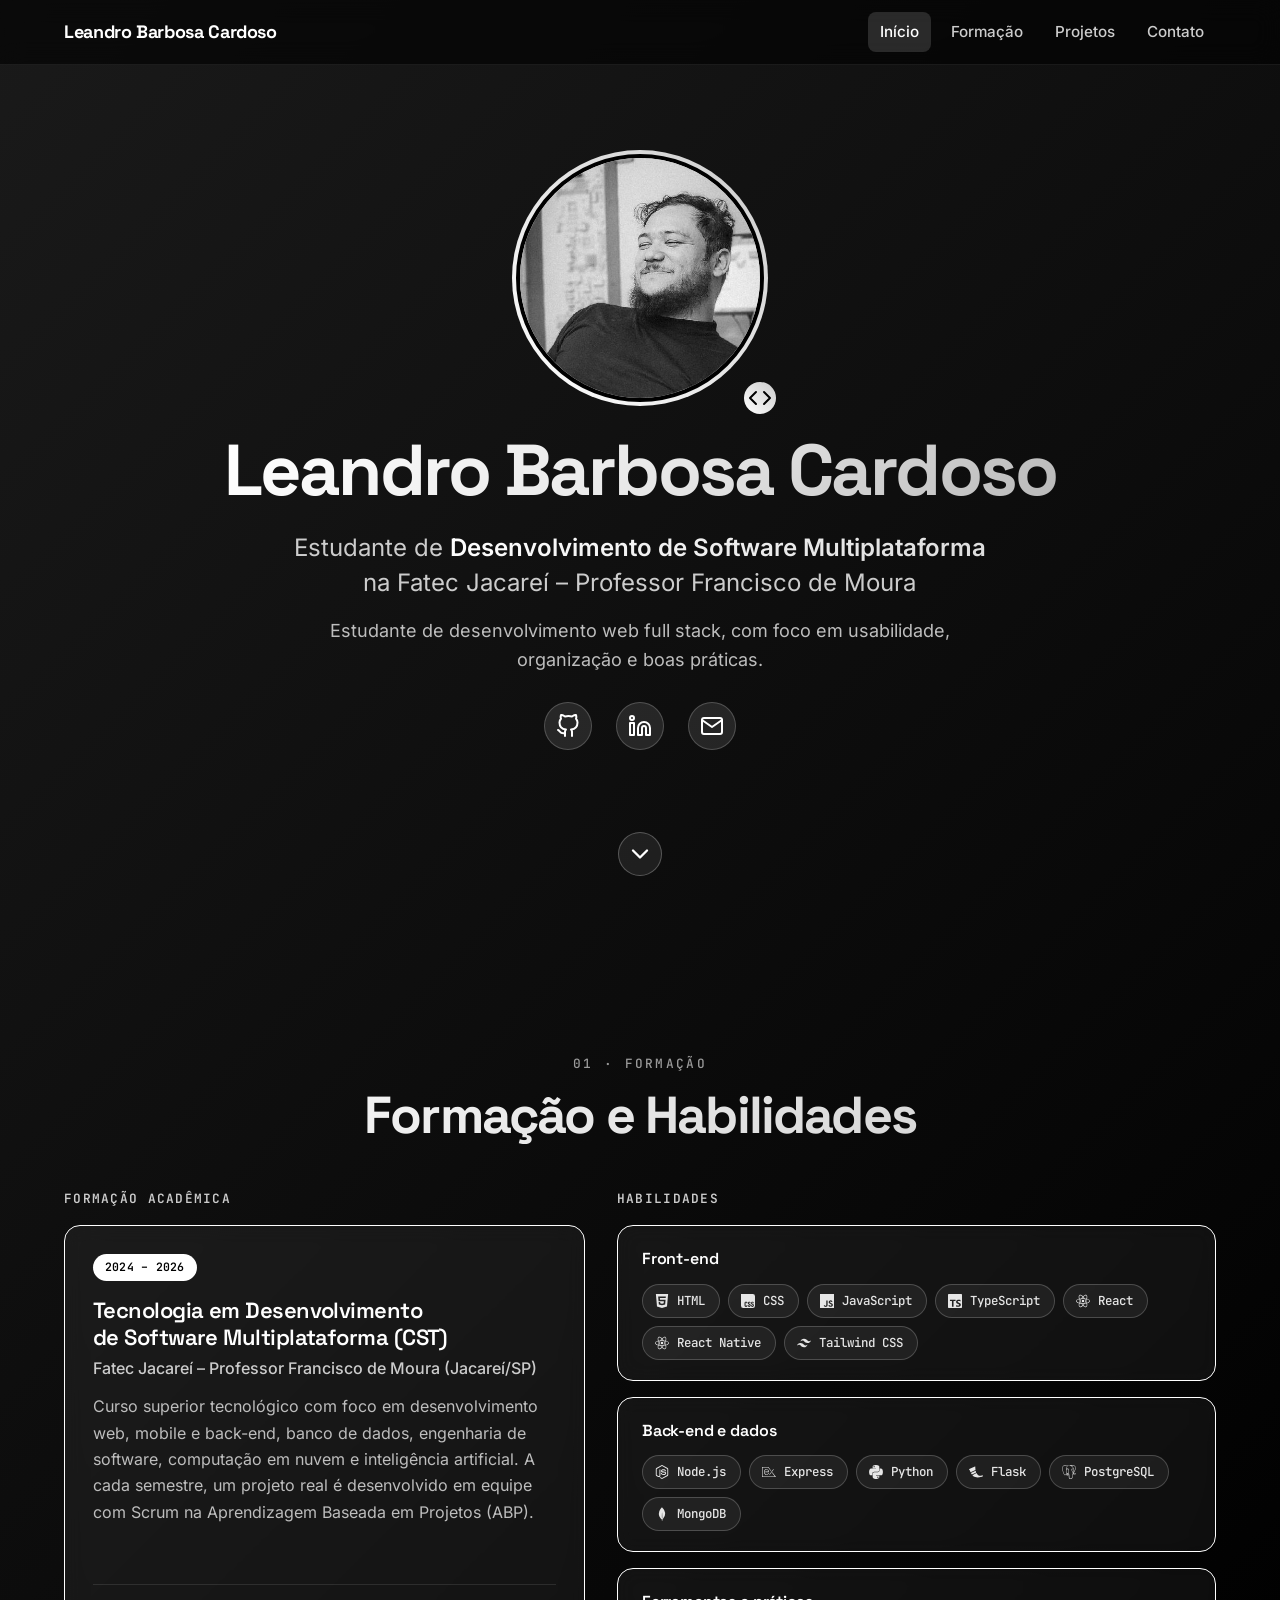
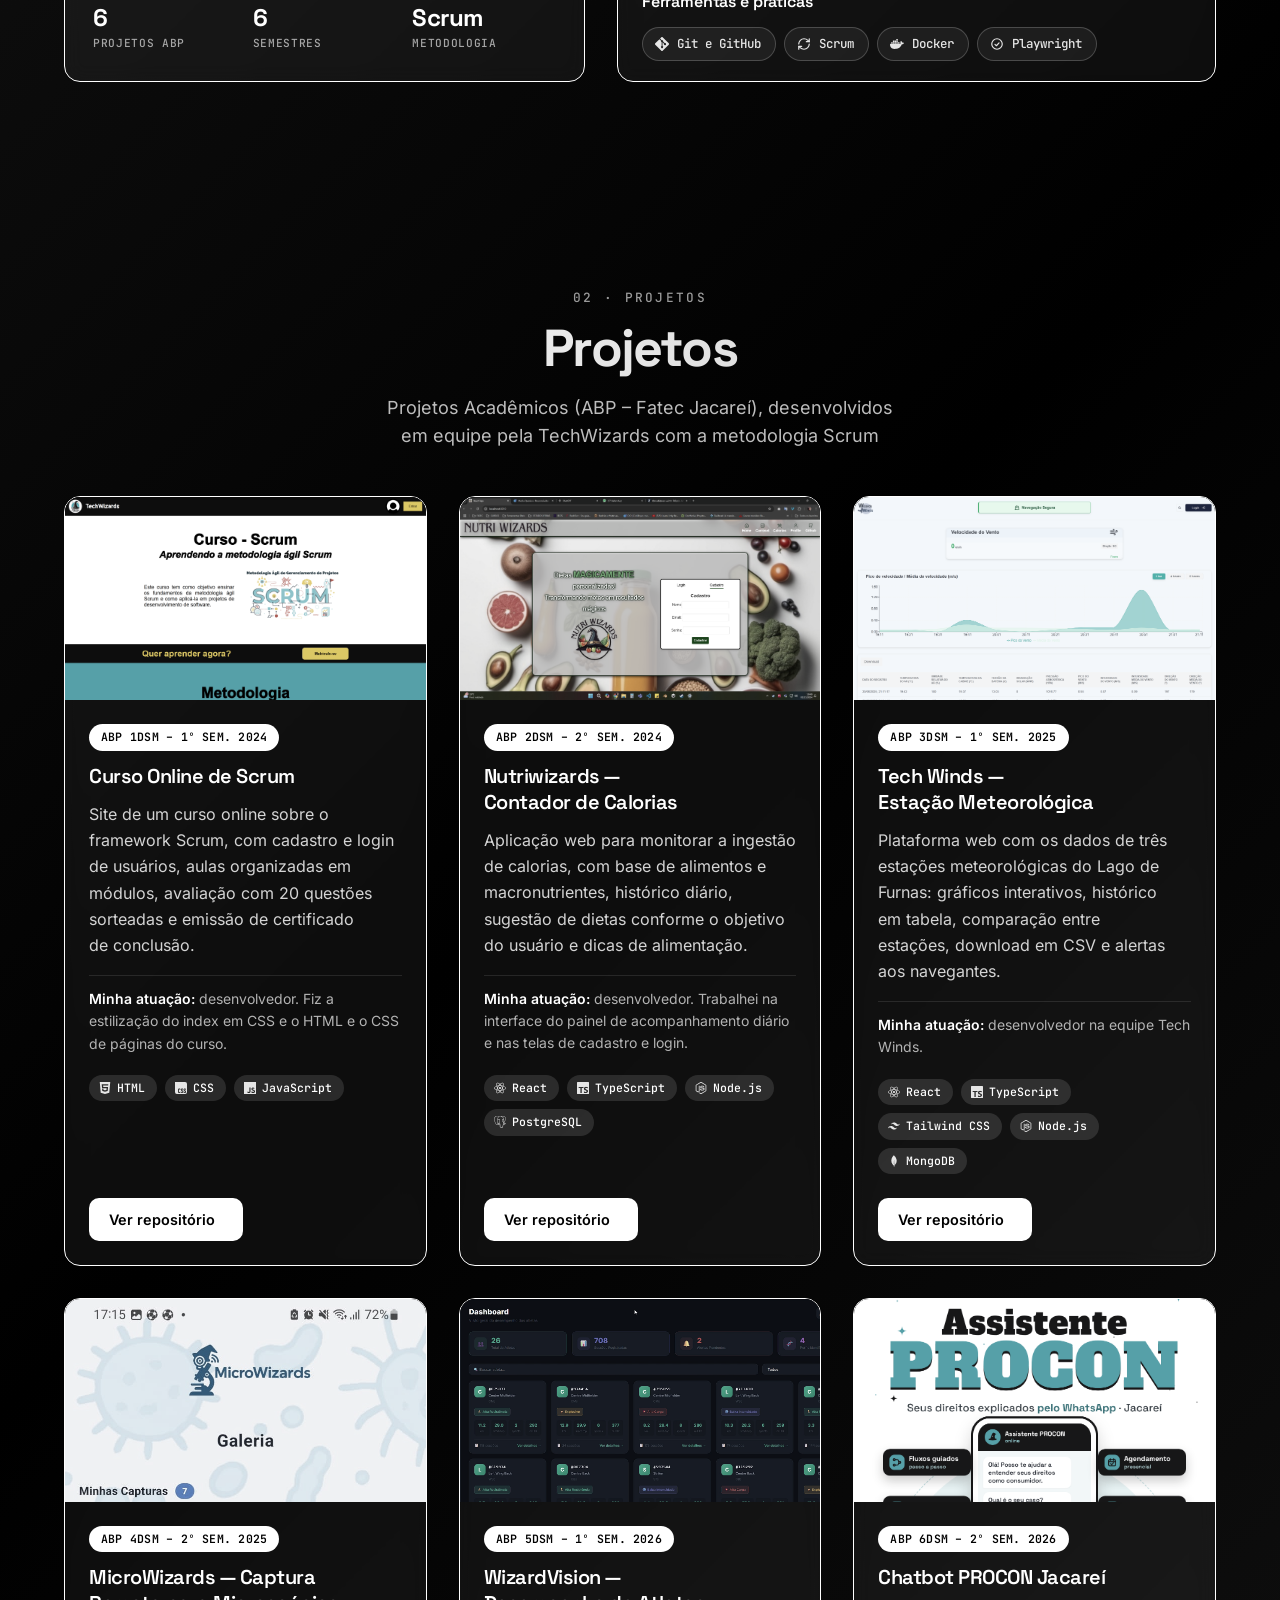
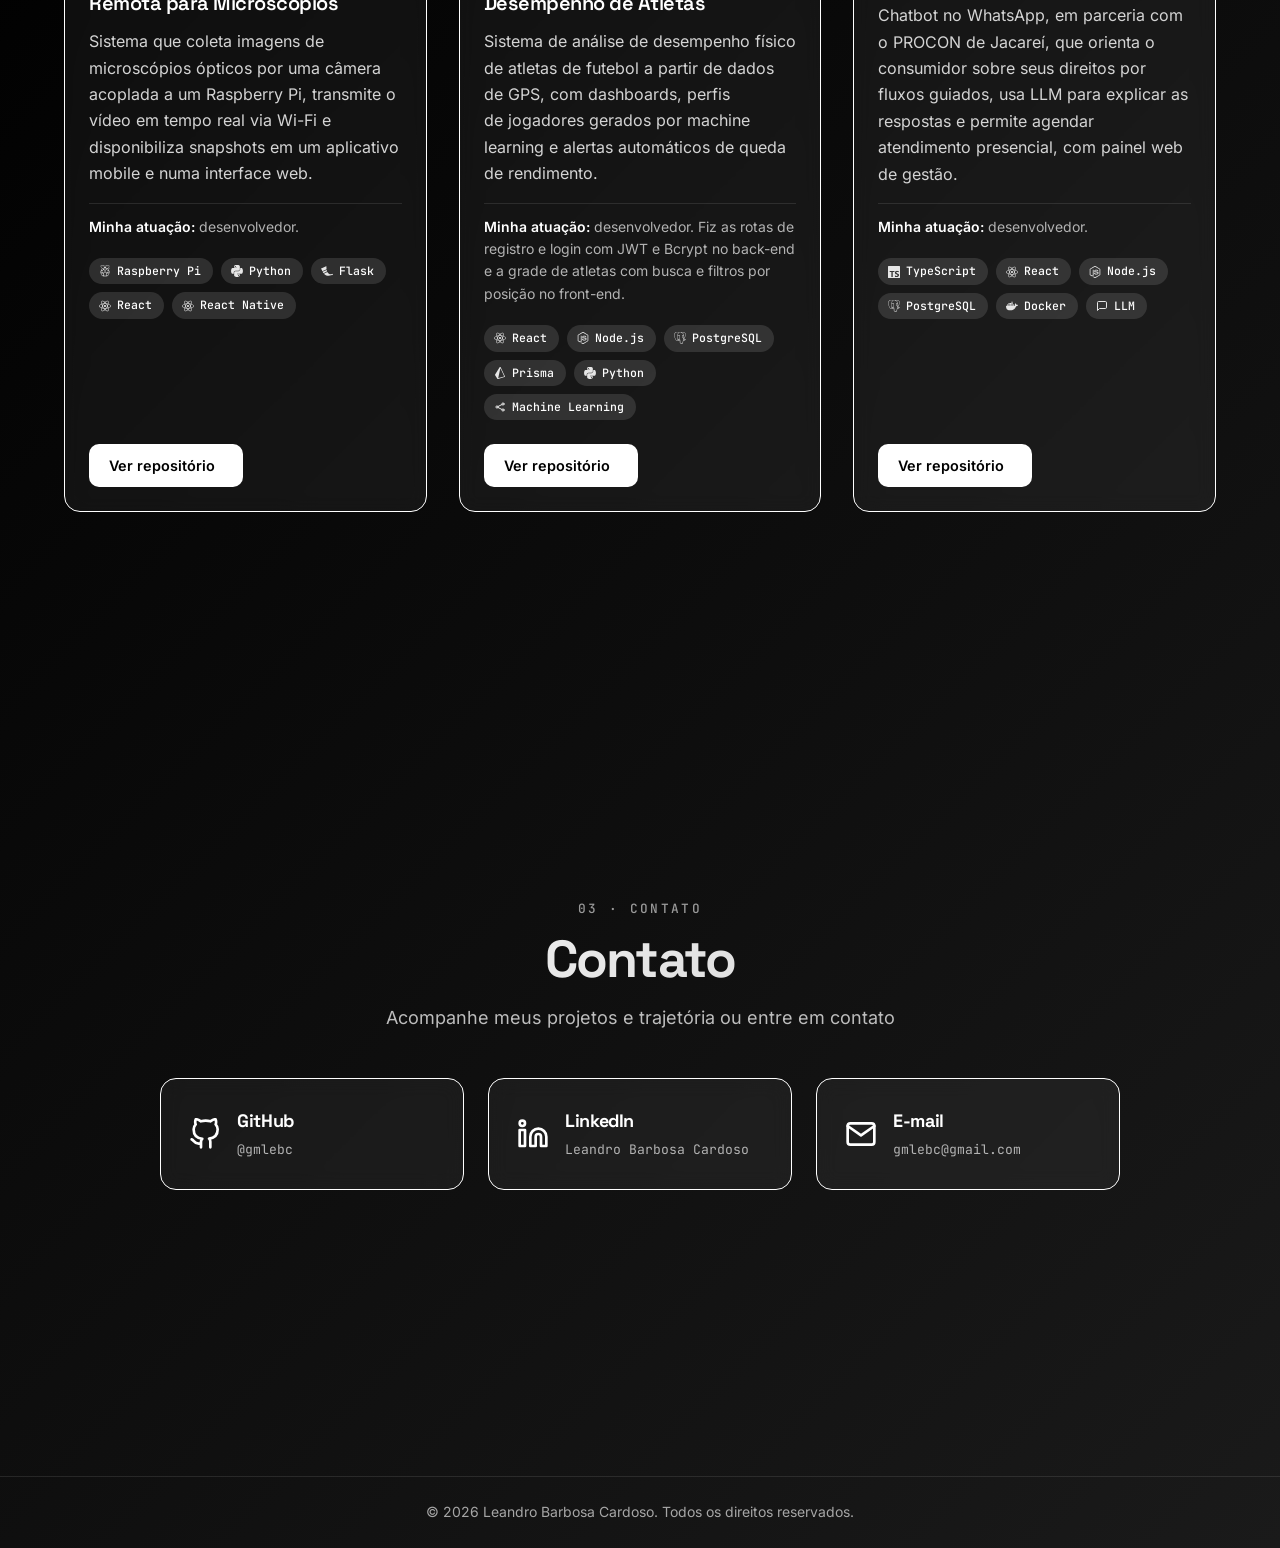
<file: docs/index.html>
<!DOCTYPE html>
<html lang="pt-BR">
  <head>
    <meta charset="UTF-8" />
    <meta name="viewport" content="width=device-width, initial-scale=1.0" />
    <title>Leandro Barbosa Cardoso | Portfólio — Desenvolvedor Full Stack</title>
    <meta
      name="description"
      content="Portfólio de Leandro Barbosa Cardoso, estudante de Desenvolvimento de Software Multiplataforma na Fatec Jacareí. Projetos acadêmicos (ABP) com React, TypeScript, Node.js, Python e PostgreSQL."
    />
    <meta name="author" content="Leandro Barbosa Cardoso" />

    <meta
      property="og:title"
      content="Leandro Barbosa Cardoso | Portfólio — Desenvolvedor Full Stack"
    />
    <meta
      property="og:description"
      content="Portfólio de Leandro Barbosa Cardoso, estudante de Desenvolvimento de Software Multiplataforma na Fatec Jacareí."
    />
    <meta property="og:type" content="website" />
    <meta property="og:image" content="assets/foto-perfil.jpg" />

    <link rel="icon" href="assets/favicon.svg" type="image/svg+xml" />
    <link rel="preload" href="vendor/inter/inter-latin.woff2" as="font" type="font/woff2" crossorigin />
    <link rel="preload" href="vendor/space-grotesk/space-grotesk-latin.woff2" as="font" type="font/woff2" crossorigin />
    <link rel="stylesheet" href="style.css" />
  </head>

  <body>
    <!-- Conjunto de ícones das tecnologias (Simple Icons, CC0) -->
    <svg xmlns="http://www.w3.org/2000/svg" width="0" height="0" style="position:absolute" aria-hidden="true" focusable="false">
      <defs>
        <symbol id="i-check" viewBox="0 0 24 24"><circle cx="12" cy="12" r="9"/><path d="m8.5 12.5 2.5 2.5 4.5-5"/></symbol>
        <symbol id="i-css" viewBox="0 0 24 24"><path d="M0 0v20.16A3.84 3.84 0 0 0 3.84 24h16.32A3.84 3.84 0 0 0 24 20.16V3.84A3.84 3.84 0 0 0 20.16 0Zm14.256 13.08c1.56 0 2.28 1.08 2.304 2.64h-1.608c.024-.288-.048-.6-.144-.84-.096-.192-.288-.264-.552-.264-.456 0-.696.264-.696.84-.024.576.288.888.768 1.08.72.288 1.608.744 1.92 1.296q.432.648.432 1.656c0 1.608-.912 2.592-2.496 2.592-1.656 0-2.4-1.032-2.424-2.688h1.68c0 .792.264 1.176.792 1.176.264 0 .456-.072.552-.24.192-.312.24-1.176-.048-1.512-.312-.408-.912-.6-1.32-.816q-.828-.396-1.224-.936c-.24-.36-.36-.888-.36-1.536 0-1.44.936-2.472 2.424-2.448m5.4 0c1.584 0 2.304 1.08 2.328 2.64h-1.608c0-.288-.048-.6-.168-.84-.096-.192-.264-.264-.528-.264-.48 0-.72.264-.72.84s.288.888.792 1.08c.696.288 1.608.744 1.92 1.296.264.432.408.984.408 1.656.024 1.608-.888 2.592-2.472 2.592-1.68 0-2.424-1.056-2.448-2.688h1.68c0 .744.264 1.176.792 1.176.264 0 .456-.072.552-.24.216-.312.264-1.176-.048-1.512-.288-.408-.888-.6-1.32-.816-.552-.264-.96-.576-1.2-.936s-.36-.888-.36-1.536c-.024-1.44.912-2.472 2.4-2.448m-11.031.018c.711-.006 1.419.198 1.839.63.432.432.672 1.128.648 1.992H9.336c.024-.456-.096-.792-.432-.96-.312-.144-.768-.048-.888.24-.12.264-.192.576-.168.864v3.504c0 .744.264 1.128.768 1.128a.65.65 0 0 0 .552-.264c.168-.24.192-.552.168-.84h1.776c.096 1.632-.984 2.712-2.568 2.688-1.536 0-2.496-.864-2.472-2.472v-4.032c0-.816.24-1.44.696-1.848.432-.408 1.146-.624 1.857-.63"/></symbol>
        <symbol id="i-cycle" viewBox="0 0 24 24"><path d="M3 12a9 9 0 0 1 9-9 9.75 9.75 0 0 1 6.74 2.74L21 8"/><path d="M21 3v5h-5"/><path d="M21 12a9 9 0 0 1-9 9 9.75 9.75 0 0 1-6.74-2.74L3 16"/><path d="M8 16H3v5"/></symbol>
        <symbol id="i-docker" viewBox="0 0 24 24"><path d="M13.983 11.078h2.119a.186.186 0 00.186-.185V9.006a.186.186 0 00-.186-.186h-2.119a.185.185 0 00-.185.185v1.888c0 .102.083.185.185.185m-2.954-5.43h2.118a.186.186 0 00.186-.186V3.574a.186.186 0 00-.186-.185h-2.118a.185.185 0 00-.185.185v1.888c0 .102.082.185.185.185m0 2.716h2.118a.187.187 0 00.186-.186V6.29a.186.186 0 00-.186-.185h-2.118a.185.185 0 00-.185.185v1.887c0 .102.082.185.185.186m-2.93 0h2.12a.186.186 0 00.184-.186V6.29a.185.185 0 00-.185-.185H8.1a.185.185 0 00-.185.185v1.887c0 .102.083.185.185.186m-2.964 0h2.119a.186.186 0 00.185-.186V6.29a.185.185 0 00-.185-.185H5.136a.186.186 0 00-.186.185v1.887c0 .102.084.185.186.186m5.893 2.715h2.118a.186.186 0 00.186-.185V9.006a.186.186 0 00-.186-.186h-2.118a.185.185 0 00-.185.185v1.888c0 .102.082.185.185.185m-2.93 0h2.12a.185.185 0 00.184-.185V9.006a.185.185 0 00-.184-.186h-2.12a.185.185 0 00-.184.185v1.888c0 .102.083.185.185.185m-2.964 0h2.119a.185.185 0 00.185-.185V9.006a.185.185 0 00-.184-.186h-2.12a.186.186 0 00-.186.186v1.887c0 .102.084.185.186.185m-2.92 0h2.12a.185.185 0 00.184-.185V9.006a.185.185 0 00-.184-.186h-2.12a.185.185 0 00-.184.185v1.888c0 .102.082.185.185.185M23.763 9.89c-.065-.051-.672-.51-1.954-.51-.338.001-.676.03-1.01.087-.248-1.7-1.653-2.53-1.716-2.566l-.344-.199-.226.327c-.284.438-.49.922-.612 1.43-.23.97-.09 1.882.403 2.661-.595.332-1.55.413-1.744.42H.751a.751.751 0 00-.75.748 11.376 11.376 0 00.692 4.062c.545 1.428 1.355 2.48 2.41 3.124 1.18.723 3.1 1.137 5.275 1.137.983.003 1.963-.086 2.93-.266a12.248 12.248 0 003.823-1.389c.98-.567 1.86-1.288 2.61-2.136 1.252-1.418 1.998-2.997 2.553-4.4h.221c1.372 0 2.215-.549 2.68-1.009.309-.293.55-.65.707-1.046l.098-.288Z"/></symbol>
        <symbol id="i-express" viewBox="0 0 24 24"><path d="M12.262 16.666h1.146l6.975-9.325H19.22zm9.778 1.441v.004l-4.334-5.706-.557.74 4.873 6.682H.945V4.173h9.505l5.026 6.7.574-.772-4.374-5.928h.003l-.719-.945H0v17.544h24zM10.917 8.705a3.8 3.8 0 0 0-1.292-1.183q-.796-.45-1.916-.45c-.746 0-1.37.14-1.906.424a3.76 3.76 0 0 0-1.31 1.12 4.9 4.9 0 0 0-.75 1.581 7.17 7.17 0 0 0 0 3.696c.148.567.402 1.101.75 1.573a3.5 3.5 0 0 0 1.31 1.066q.803.39 1.906.389 1.77 0 2.739-.868.966-.867 1.328-2.457h-1.139q-.271 1.084-.977 1.734-.704.651-1.952.65-.812 0-1.392-.342a3.1 3.1 0 0 1-.957-.869 3.5 3.5 0 0 1-.551-1.182 5 5 0 0 1-.17-1.133 9 9 0 0 0-.015-.286 4.5 4.5 0 0 1 .015-.829c.047-.418.147-.83.296-1.223A3.7 3.7 0 0 1 5.54 9.05a2.9 2.9 0 0 1 .922-.742q.541-.28 1.246-.28c.47 0 .869.093 1.23.28q.541.281.922.742.379.461.587 1.057t.225 1.246H5.625l.004.957h6.182a7.3 7.3 0 0 0-.18-1.924 4.9 4.9 0 0 0-.715-1.68z"/></symbol>
        <symbol id="i-flask" viewBox="0 0 24 24"><path d="M10.773 2.878c-.013 1.434.322 4.624.445 5.734l-8.558 3.83c-.56-.959-.98-2.304-1.237-3.38l-.06.027c-.205.09-.406.053-.494-.088l-.011-.018-.82-1.506c-.058-.105-.05-.252.024-.392a.78.78 0 0 1 .358-.331l9.824-4.207c.146-.064.299-.063.4.004.106.062.127.128.13.327Zm.68 7c.523 1.97.675 2.412.832 2.818l-7.263 3.7a19.35 19.35 0 0 1-1.81-2.83l8.24-3.689Zm12.432 8.786h.003c.283.402-.047.657-.153.698l-.947.37c.037.125.035.319-.217.414l-.736.287c-.229.09-.398-.059-.42-.2l-.025-.125c-4.427 1.784-7.94 1.685-10.696.647-1.981-.745-3.576-1.983-4.846-3.379l6.948-3.54c.721 1.431 1.586 2.454 2.509 3.178 2.086 1.638 4.415 1.712 5.793 1.563l-.047-.233c-.015-.077.007-.135.086-.165l.734-.288a.302.302 0 0 1 .342.086l.748-.288a.306.306 0 0 1 .341.086l.583.89Z"/></symbol>
        <symbol id="i-git" viewBox="0 0 24 24"><path d="M13.09 23.549a1.54 1.54 0 0 1-2.18 0L.451 13.089a1.54 1.54 0 0 1 0-2.179l7.191-7.19 2.733 2.733a1.85 1.85 0 0 0 .964 2.326v6.66a1.849 1.849 0 1 0 1.54 0V8.957l2.508 2.508a1.85 1.85 0 1 0 1.09-1.09l-2.634-2.634a1.85 1.85 0 0 0-2.378-2.377L8.73 2.63 10.91.451a1.54 1.54 0 0 1 2.179 0l10.459 10.46a1.54 1.54 0 0 1 0 2.179z"/></symbol>
        <symbol id="i-html5" viewBox="0 0 24 24"><path d="M1.5 0h21l-1.91 21.563L11.977 24l-8.564-2.438L1.5 0zm7.031 9.75l-.232-2.718 10.059.003.23-2.622L5.412 4.41l.698 8.01h9.126l-.326 3.426-2.91.804-2.955-.81-.188-2.11H6.248l.33 4.171L12 19.351l5.379-1.443.744-8.157H8.531z"/></symbol>
        <symbol id="i-javascript" viewBox="0 0 24 24"><path d="M0 0h24v24H0V0zm22.034 18.276c-.175-1.095-.888-2.015-3.003-2.873-.736-.345-1.554-.585-1.797-1.14-.091-.33-.105-.51-.046-.705.15-.646.915-.84 1.515-.66.39.12.75.42.976.9 1.034-.676 1.034-.676 1.755-1.125-.27-.42-.404-.601-.586-.78-.63-.705-1.469-1.065-2.834-1.034l-.705.089c-.676.165-1.32.525-1.71 1.005-1.14 1.291-.811 3.541.569 4.471 1.365 1.02 3.361 1.244 3.616 2.205.24 1.17-.87 1.545-1.966 1.41-.811-.18-1.26-.586-1.755-1.336l-1.83 1.051c.21.48.45.689.81 1.109 1.74 1.756 6.09 1.666 6.871-1.004.029-.09.24-.705.074-1.65l.046.067zm-8.983-7.245h-2.248c0 1.938-.009 3.864-.009 5.805 0 1.232.063 2.363-.138 2.711-.33.689-1.18.601-1.566.48-.396-.196-.597-.466-.83-.855-.063-.105-.11-.196-.127-.196l-1.825 1.125c.305.63.75 1.172 1.324 1.517.855.51 2.004.675 3.207.405.783-.226 1.458-.691 1.811-1.411.51-.93.402-2.07.397-3.346.012-2.054 0-4.109 0-6.179l.004-.056z"/></symbol>
        <symbol id="i-llm" viewBox="0 0 24 24"><path d="M21 15a2 2 0 0 1-2 2H7l-4 4V5a2 2 0 0 1 2-2h14a2 2 0 0 1 2 2z"/></symbol>
        <symbol id="i-ml" viewBox="0 0 24 24"><circle cx="6" cy="12" r="2.2"/><circle cx="18" cy="6" r="2.2"/><circle cx="18" cy="18" r="2.2"/><path d="m8 11 8-4M8 13l8 4"/></symbol>
        <symbol id="i-mongodb" viewBox="0 0 24 24"><path d="M17.193 9.555c-1.264-5.58-4.252-7.414-4.573-8.115-.28-.394-.53-.954-.735-1.44-.036.495-.055.685-.523 1.184-.723.566-4.438 3.682-4.74 10.02-.282 5.912 4.27 9.435 4.888 9.884l.07.05A73.49 73.49 0 0111.91 24h.481c.114-1.032.284-2.056.51-3.07.417-.296.604-.463.85-.693a11.342 11.342 0 003.639-8.464c.01-.814-.103-1.662-.197-2.218zm-5.336 8.195s0-8.291.275-8.29c.213 0 .49 10.695.49 10.695-.381-.045-.765-1.76-.765-2.405z"/></symbol>
        <symbol id="i-nodedotjs" viewBox="0 0 24 24"><path d="M11.998,24c-0.321,0-0.641-0.084-0.922-0.247l-2.936-1.737c-0.438-0.245-0.224-0.332-0.08-0.383 c0.585-0.203,0.703-0.25,1.328-0.604c0.065-0.037,0.151-0.023,0.218,0.017l2.256,1.339c0.082,0.045,0.197,0.045,0.272,0l8.795-5.076 c0.082-0.047,0.134-0.141,0.134-0.238V6.921c0-0.099-0.053-0.192-0.137-0.242l-8.791-5.072c-0.081-0.047-0.189-0.047-0.271,0 L3.075,6.68C2.99,6.729,2.936,6.825,2.936,6.921v10.15c0,0.097,0.054,0.189,0.139,0.235l2.409,1.392 c1.307,0.654,2.108-0.116,2.108-0.89V7.787c0-0.142,0.114-0.253,0.256-0.253h1.115c0.139,0,0.255,0.112,0.255,0.253v10.021 c0,1.745-0.95,2.745-2.604,2.745c-0.508,0-0.909,0-2.026-0.551L2.28,18.675c-0.57-0.329-0.922-0.945-0.922-1.604V6.921 c0-0.659,0.353-1.275,0.922-1.603l8.795-5.082c0.557-0.315,1.296-0.315,1.848,0l8.794,5.082c0.57,0.329,0.924,0.944,0.924,1.603 v10.15c0,0.659-0.354,1.273-0.924,1.604l-8.794,5.078C12.643,23.916,12.324,24,11.998,24z M19.099,13.993 c0-1.9-1.284-2.406-3.987-2.763c-2.731-0.361-3.009-0.548-3.009-1.187c0-0.528,0.235-1.233,2.258-1.233 c1.807,0,2.473,0.389,2.747,1.607c0.024,0.115,0.129,0.199,0.247,0.199h1.141c0.071,0,0.138-0.031,0.186-0.081 c0.048-0.054,0.074-0.123,0.067-0.196c-0.177-2.098-1.571-3.076-4.388-3.076c-2.508,0-4.004,1.058-4.004,2.833 c0,1.925,1.488,2.457,3.895,2.695c2.88,0.282,3.103,0.703,3.103,1.269c0,0.983-0.789,1.402-2.642,1.402 c-2.327,0-2.839-0.584-3.011-1.742c-0.02-0.124-0.126-0.215-0.253-0.215h-1.137c-0.141,0-0.254,0.112-0.254,0.253 c0,1.482,0.806,3.248,4.655,3.248C17.501,17.007,19.099,15.91,19.099,13.993z"/></symbol>
        <symbol id="i-postgresql" viewBox="0 0 24 24"><path d="M23.5594 14.7228a.5269.5269 0 0 0-.0563-.1191c-.139-.2632-.4768-.3418-1.0074-.2321-1.6533.3411-2.2935.1312-2.5256-.0191 1.342-2.0482 2.445-4.522 3.0411-6.8297.2714-1.0507.7982-3.5237.1222-4.7316a1.5641 1.5641 0 0 0-.1509-.235C21.6931.9086 19.8007.0248 17.5099.0005c-1.4947-.0158-2.7705.3461-3.1161.4794a9.449 9.449 0 0 0-.5159-.0816 8.044 8.044 0 0 0-1.3114-.1278c-1.1822-.0184-2.2038.2642-3.0498.8406-.8573-.3211-4.7888-1.645-7.2219.0788C.9359 2.1526.3086 3.8733.4302 6.3043c.0409.818.5069 3.334 1.2423 5.7436.4598 1.5065.9387 2.7019 1.4334 3.582.553.9942 1.1259 1.5933 1.7143 1.7895.4474.1491 1.1327.1441 1.8581-.7279.8012-.9635 1.5903-1.8258 1.9446-2.2069.4351.2355.9064.3625 1.39.3772a.0569.0569 0 0 0 .0004.0041 11.0312 11.0312 0 0 0-.2472.3054c-.3389.4302-.4094.5197-1.5002.7443-.3102.064-1.1344.2339-1.1464.8115-.0025.1224.0329.2309.0919.3268.2269.4231.9216.6097 1.015.6331 1.3345.3335 2.5044.092 3.3714-.6787-.017 2.231.0775 4.4174.3454 5.0874.2212.5529.7618 1.9045 2.4692 1.9043.2505 0 .5263-.0291.8296-.0941 1.7819-.3821 2.5557-1.1696 2.855-2.9059.1503-.8707.4016-2.8753.5388-4.1012.0169-.0703.0357-.1207.057-.1362.0007-.0005.0697-.0471.4272.0307a.3673.3673 0 0 0 .0443.0068l.2539.0223.0149.001c.8468.0384 1.9114-.1426 2.5312-.4308.6438-.2988 1.8057-1.0323 1.5951-1.6698zM2.371 11.8765c-.7435-2.4358-1.1779-4.8851-1.2123-5.5719-.1086-2.1714.4171-3.6829 1.5623-4.4927 1.8367-1.2986 4.8398-.5408 6.108-.13-.0032.0032-.0066.0061-.0098.0094-2.0238 2.044-1.9758 5.536-1.9708 5.7495-.0002.0823.0066.1989.0162.3593.0348.5873.0996 1.6804-.0735 2.9184-.1609 1.1504.1937 2.2764.9728 3.0892.0806.0841.1648.1631.2518.2374-.3468.3714-1.1004 1.1926-1.9025 2.1576-.5677.6825-.9597.5517-1.0886.5087-.3919-.1307-.813-.5871-1.2381-1.3223-.4796-.839-.9635-2.0317-1.4155-3.5126zm6.0072 5.0871c-.1711-.0428-.3271-.1132-.4322-.1772.0889-.0394.2374-.0902.4833-.1409 1.2833-.2641 1.4815-.4506 1.9143-1.0002.0992-.126.2116-.2687.3673-.4426a.3549.3549 0 0 0 .0737-.1298c.1708-.1513.2724-.1099.4369-.0417.156.0646.3078.26.3695.4752.0291.1016.0619.2945-.0452.4444-.9043 1.2658-2.2216 1.2494-3.1676 1.0128zm2.094-3.988-.0525.141c-.133.3566-.2567.6881-.3334 1.003-.6674-.0021-1.3168-.2872-1.8105-.8024-.6279-.6551-.9131-1.5664-.7825-2.5004.1828-1.3079.1153-2.4468.079-3.0586-.005-.0857-.0095-.1607-.0122-.2199.2957-.2621 1.6659-.9962 2.6429-.7724.4459.1022.7176.4057.8305.928.5846 2.7038.0774 3.8307-.3302 4.7363-.084.1866-.1633.3629-.2311.5454zm7.3637 4.5725c-.0169.1768-.0358.376-.0618.5959l-.146.4383a.3547.3547 0 0 0-.0182.1077c-.0059.4747-.054.6489-.115.8693-.0634.2292-.1353.4891-.1794 1.0575-.11 1.4143-.8782 2.2267-2.4172 2.5565-1.5155.3251-1.7843-.4968-2.0212-1.2217a6.5824 6.5824 0 0 0-.0769-.2266c-.2154-.5858-.1911-1.4119-.1574-2.5551.0165-.5612-.0249-1.9013-.3302-2.6462.0044-.2932.0106-.5909.019-.8918a.3529.3529 0 0 0-.0153-.1126 1.4927 1.4927 0 0 0-.0439-.208c-.1226-.4283-.4213-.7866-.7797-.9351-.1424-.059-.4038-.1672-.7178-.0869.067-.276.1831-.5875.309-.9249l.0529-.142c.0595-.16.134-.3257.213-.5012.4265-.9476 1.0106-2.2453.3766-5.1772-.2374-1.0981-1.0304-1.6343-2.2324-1.5098-.7207.0746-1.3799.3654-1.7088.5321a5.6716 5.6716 0 0 0-.1958.1041c.0918-1.1064.4386-3.1741 1.7357-4.4823a4.0306 4.0306 0 0 1 .3033-.276.3532.3532 0 0 0 .1447-.0644c.7524-.5706 1.6945-.8506 2.802-.8325.4091.0067.8017.0339 1.1742.081 1.939.3544 3.2439 1.4468 4.0359 2.3827.8143.9623 1.2552 1.9315 1.4312 2.4543-1.3232-.1346-2.2234.1268-2.6797.779-.9926 1.4189.543 4.1729 1.2811 5.4964.1353.2426.2522.4522.2889.5413.2403.5825.5515.9713.7787 1.2552.0696.087.1372.1714.1885.245-.4008.1155-1.1208.3825-1.0552 1.717-.0123.1563-.0423.4469-.0834.8148-.0461.2077-.0702.4603-.0994.7662zm.8905-1.6211c-.0405-.8316.2691-.9185.5967-1.0105a2.8566 2.8566 0 0 0 .135-.0406 1.202 1.202 0 0 0 .1342.103c.5703.3765 1.5823.4213 3.0068.1344-.2016.1769-.5189.3994-.9533.6011-.4098.1903-1.0957.333-1.7473.3636-.7197.0336-1.0859-.0807-1.1721-.151zm.5695-9.2712c-.0059.3508-.0542.6692-.1054 1.0017-.055.3576-.112.7274-.1264 1.1762-.0142.4368.0404.8909.0932 1.3301.1066.887.216 1.8003-.2075 2.7014a3.5272 3.5272 0 0 1-.1876-.3856c-.0527-.1276-.1669-.3326-.3251-.6162-.6156-1.1041-2.0574-3.6896-1.3193-4.7446.3795-.5427 1.3408-.5661 2.1781-.463zm.2284 7.0137a12.3762 12.3762 0 0 0-.0853-.1074l-.0355-.0444c.7262-1.1995.5842-2.3862.4578-3.4385-.0519-.4318-.1009-.8396-.0885-1.2226.0129-.4061.0666-.7543.1185-1.0911.0639-.415.1288-.8443.1109-1.3505.0134-.0531.0188-.1158.0118-.1902-.0457-.4855-.5999-1.938-1.7294-3.253-.6076-.7073-1.4896-1.4972-2.6889-2.0395.5251-.1066 1.2328-.2035 2.0244-.1859 2.0515.0456 3.6746.8135 4.8242 2.2824a.908.908 0 0 1 .0667.1002c.7231 1.3556-.2762 6.2751-2.9867 10.5405zm-8.8166-6.1162c-.025.1794-.3089.4225-.6211.4225a.5821.5821 0 0 1-.0809-.0056c-.1873-.026-.3765-.144-.5059-.3156-.0458-.0605-.1203-.178-.1055-.2844.0055-.0401.0261-.0985.0925-.1488.1182-.0894.3518-.1226.6096-.0867.3163.0441.6426.1938.6113.4186zm7.9305-.4114c.0111.0792-.049.201-.1531.3102-.0683.0717-.212.1961-.4079.2232a.5456.5456 0 0 1-.075.0052c-.2935 0-.5414-.2344-.5607-.3717-.024-.1765.2641-.3106.5611-.352.297-.0414.6111.0088.6356.1851z"/></symbol>
        <symbol id="i-prisma" viewBox="0 0 24 24"><path d="M21.8068 18.2848L13.5528.7565c-.207-.4382-.639-.7273-1.1286-.7541-.5023-.0293-.9523.213-1.2062.6253L2.266 15.1271c-.2773.4518-.2718 1.0091.0158 1.4555l4.3759 6.7786c.2608.4046.7127.6388 1.1823.6388.1332 0 .267-.0188.3987-.0577l12.7019-3.7568c.3891-.1151.7072-.3904.8737-.7553s.1633-.7828-.0075-1.1454zm-1.8481.7519L9.1814 22.2242c-.3292.0975-.6448-.1873-.5756-.5194l3.8501-18.4386c.072-.3448.5486-.3996.699-.0803l7.1288 15.138c.1344.2856-.019.6224-.325.7128z"/></symbol>
        <symbol id="i-python" viewBox="0 0 24 24"><path d="M11.858 0c-.978.005-1.913.088-2.736.234C6.7.662 6.26 1.558 6.26 3.21v2.182h5.725v.727H4.111c-1.664 0-3.121 1-3.577 2.903-.526 2.181-.549 3.542 0 5.82.407 1.694 1.379 2.902 3.043 2.902h1.969v-2.616c0-1.89 1.635-3.557 3.576-3.557h5.72c1.591 0 2.862-1.31 2.862-2.91v-5.45c0-1.553-1.309-2.718-2.863-2.977A18 18 0 0 0 11.858 0M8.762 1.755c.591 0 1.074.491 1.074 1.095 0 .601-.483 1.087-1.074 1.087A1.08 1.08 0 0 1 7.688 2.85c0-.604.48-1.095 1.074-1.095m9.656 4.364v2.543c0 1.971-1.671 3.63-3.577 3.63H9.122c-1.566 0-2.862 1.34-2.862 2.91v5.452c0 1.551 1.349 2.464 2.862 2.91 1.813.532 3.55.628 5.72 0 1.44-.418 2.862-1.258 2.862-2.91V18.47h-5.719v-.727h8.582c1.664 0 2.284-1.16 2.862-2.903.598-1.793.573-3.518 0-5.819-.41-1.656-1.196-2.903-2.862-2.903zm-3.216 13.807a1.08 1.08 0 0 1 1.074 1.088c0 .604-.48 1.094-1.074 1.094-.592 0-1.075-.49-1.075-1.094 0-.601.483-1.088 1.075-1.088"/></symbol>
        <symbol id="i-raspberrypi" viewBox="0 0 24 24"><path d="m19.8955 10.8961-.1726-.3028c.0068-2.1746-1.0022-3.061-2.1788-3.7348.356-.0938.7237-.1711.8245-.6182.6118-.1566.7397-.4398.8011-.7398.16-.1066.6955-.4061.6394-.9211.2998-.2069.4669-.4725.3819-.8487.3222-.3515.407-.6419.2702-.9096.3868-.4805.2152-.7295.05-.9817.2897-.5254.0341-1.0887-.7758-.9944-.3221-.4733-1.0244-.3659-1.133-.3637-.1215-.1519-.2819-.2821-.7755-.219-.3197-.2851-.6771-.2364-1.0458-.0964-.4378-.3403-.7275-.0675-1.0584.0356-.53-.1706-.6513.0631-.9117.1583-.5781-.1203-.7538.1416-1.0309.4182l-.3224-.0063c-.8719.5061-1.305 1.5366-1.4585 2.0664-.1536-.5299-.5858-1.5604-1.4575-2.0664l-.3223.0063C9.942.5014 9.7663.2394 9.1883.3597 8.9279.2646 8.807.0309 8.2766.2015c-.2172-.0677-.417-.2084-.6522-.2012l.0004.0002C7.5017.0041 7.369.049 7.2185.166c-.3688-.1401-.7262-.1887-1.0459.0964-.4936-.0631-.654.0671-.7756.219C5.2887.4791 4.5862.3717 4.264.845c-.8096-.0943-1.0655.4691-.7756.9944-.1653.2521-.3366.5013.05.9819-.1367.2677-.0519.5581.2703.9096-.085.3763.0822.6418.3819.8487-.0561.515.4795.8144.6394.9211.0614.3001.1894.5832.8011.7398.1008.4472.4685.5244.8245.6183-1.1766.6737-2.1856 1.56-2.1788 3.7348l-.1724.3028c-1.3491.8082-2.5629 3.4056-.6648 5.5167.124.6609.3319 1.1355.5171 1.6609.2769 2.117 2.0841 3.1082 2.5608 3.2255.6984.524 1.4423 1.0212 2.449 1.3696.949.964 1.977 1.3314 3.0107 1.3308.0152 0 .0306.0002.0457 0 1.0337.0006 2.0618-.3668 3.0107-1.3308 1.0067-.3483 1.7506-.8456 2.4491-1.3696.4766-.1173 2.2838-1.1085 2.5607-3.2255.1851-.5253.3931-1 .517-1.6609 1.8981-2.1113.6843-4.7089-.6649-5.517zm-1.0386-.3715c-.0704.8759-4.6354-3.0504-3.8472-3.1808 2.1391-.3558 3.9191.896 3.8472 3.1808zm-2.0155 4.3649c-1.1481.7409-2.8025.2626-3.6953-1.0681-.8928-1.3306-.6858-3.0101.4623-3.7509 1.1481-.7409 2.8025-.2627 3.6953 1.068.8927 1.3307.6858 3.0101-.4623 3.751zM13.6591 1.3721c.0396.1967.0843.321.1354.3577.2537-.272.4611-.5506.7878-.8123.0011.1537-.0776.3205.1169.4425.1752-.2356.4119-.4459.7263-.6244-.1514.2611-.026.3404.0554.4486.24-.2059.4681-.4144.9109-.5759-.121.1474-.2902.2914-.1108.4607.2473-.1544.496-.3086 1.0833-.4183-.1323.1475-.4059.295-.2401.4426.3104-.1186.6539-.2047 1.034-.2546-.182.1496-.3337.2963-.1846.4122.3323-.1022.7899-.2398 1.2372-.1212l-.2832.2849c-.0314.0382.6623.0297 1.1202.0364-.167.2321-.3375.4562-.437.8548.0454.0459.2723.0204.4862 0-.2194.4618-.6004.5783-.6893.776.134.1015.32.075.5232.006-.158.3254-.4892.5484-.7509.8123.0662.047.1818.075.4555.0425-.2418.257-.5339.492-.8802.7032.0614.0708.2722.0681.4678.0727-.3136.3069-.7173.466-1.0955.6668.1885.1288.3234.0988.4678.097-.2676.2198-.7225.3342-1.1448.4668.0803.1249.1607.1589.3324.194-.447.2473-1.0873.1343-1.2679.2607.0435.1243.1665.2053.3139.2728-.7197.0418-2.6879-.0262-3.0652-1.5156.7367-.8094 2.0813-1.7593 4.394-2.934-1.7994.6022-3.4229 1.405-4.7817 2.5096-1.5978-.7436-.4965-2.6197.283-3.3645zm-1.6126 5.3718c1.1329-.0123 2.5356.8325 2.53 1.6286-.005.7027-.9851 1.2715-2.5213 1.2607-1.5043-.0177-2.5172-.7148-2.5137-1.3957.003-.5603 1.2282-1.5263 2.505-1.4936zm-5.7646-.6006c.1717-.0351.252-.0692.3323-.194-.4223-.1327-.8772-.247-1.1448-.4668.1444.0018.2792.0318.4678-.097-.3783-.2008-.782-.3599-1.0956-.6668.1955-.0048.4064-.002.4677-.0728-.3462-.2113-.6383-.4463-.8801-.7033.2738.0325.3893.0045.4555-.0425-.2617-.264-.593-.487-.7509-.8123.2032.069.3892.0954.5232-.006-.089-.1977-.47-.3142-.6894-.776.214.0204.4409.0459.4863 0-.0994-.3985-.2698-.6226-.4369-.8547.4579-.0067 1.1516.0018 1.1202-.0364l-.2831-.2849c.4472-.1186.9049.019 1.2371.1213.1492-.1159-.0026-.2626-.1847-.4123.3801.05.7236.1361 1.034.2547.1659-.1476-.1076-.2951-.24-.4426.5872.1097.8361.2639 1.0833.4183.1794-.1694.0103-.3133-.1108-.4607.4428.1615.6709.37.911.5759.0814-.1082.2068-.1875.0554-.4486.3143.1785.5511.3888.7263.6244.1945-.122.1159-.2888.1169-.4426.3267.2618.534.5404.7879.8124.0511-.0366.0959-.161.1354-.3577.7794.7448 1.8807 2.6208.2831 3.3646-1.3589-1.1039-2.9817-1.9064-4.78-2.5086 2.3115 1.174 3.6556 2.1239 4.392 2.9328-.3773 1.4895-2.3455 1.5575-3.0651 1.5157.1473-.0676.2703-.1485.3139-.2728-.1806-.1264-.8209-.0134-1.2679-.2607zm2.8175 1.1334c.7881.1304-3.7769 4.0567-3.8472 3.1809-.0719-2.2846 1.7079-3.5367 3.8472-3.1809zm-4.847 8.7567c-1.1094-.8789-1.4668-3.4529.5901-4.6097 1.2394-.3273.4184 5.051-.5901 4.6097zm4.2656 4.5989c-.6257.3719-2.1452.2187-3.2252-1.3095-.7283-1.2823-.6345-2.5872-.123-2.9705.7648-.4589 1.9464.1609 2.8559 1.2003.7923.9405 1.1536 2.5927.4923 3.0797zm-1.2415-5.6086c-1.1481-.7409-1.3551-2.4203-.4623-3.7511.8928-1.3307 2.5472-1.8089 3.6952-1.068 1.1481.7409 1.3551 2.4203.4623 3.7509-.8926 1.3308-2.5471 1.809-3.6952 1.0682zm4.7948 8.2279c-1.3763.0584-2.7258-1.1105-2.7081-1.5157-.0206-.594 1.6758-1.0578 2.782-1.0306 1.1131-.0479 2.6068.3531 2.6097.8851.0184.5166-1.3547 1.6838-2.6836 1.6612zm2.7584-5.8578c.0081 1.3899-1.226 2.5225-2.7562 2.5299-1.5302.0073-2.7773-1.1135-2.7854-2.5033v-.0265c-.008-1.3899 1.2259-2.5226 2.7562-2.5299 1.5302-.0073 2.7773 1.1134 2.7853 2.5033a.7794.7794 0 0 1 .0001.0265zm3.855 2.0029c-1.186 1.6208-2.7916 1.684-3.3896 1.2325-.6255-.5811-.148-2.3854.7094-3.3747v-.0003c.9812-1.0912 2.0302-1.8037 2.7609-1.2469.4919.4828.7805 2.3008-.0807 3.3894zm1.0724-3.4301c-1.0086.4413-1.8298-4.9372-.5901-4.61 2.0568 1.1569 1.6994 3.731.5901 4.61zm-.0256-8.3279h.2985v-.5304h.2986c.1502 0 .2053.0624.2262.2052.0152.1088.0113.2395.0477.3253h.2984c-.0533-.0763-.0515-.2358-.0571-.3213-.0097-.1373-.0513-.2796-.1977-.3176v-.0037c.1502-.061.2149-.1807.2149-.341 0-.2048-.1539-.3738-.3974-.3738h-.732v1.3573zm.2985-1.1255h.3269c.1333 0 .2054.0573.2054.188 0 .1369-.0721.1942-.2054.1942H20.03v-.3822zm-1.0337.4633c0 .7009.5682 1.2694 1.2695 1.2694s1.2695-.5684 1.2695-1.2694c0-.7013-.5683-1.2697-1.2695-1.2697-.7013 0-1.2695.5684-1.2695 1.2697zm2.3275 0c0 .5845-.4737 1.058-1.058 1.058s-1.058-.4735-1.058-1.058c0-.5849.4737-1.058 1.058-1.058s1.058.4731 1.058 1.058z"/></symbol>
        <symbol id="i-react" viewBox="0 0 24 24"><path d="M14.23 12.004a2.236 2.236 0 0 1-2.235 2.236 2.236 2.236 0 0 1-2.236-2.236 2.236 2.236 0 0 1 2.235-2.236 2.236 2.236 0 0 1 2.236 2.236zm2.648-10.69c-1.346 0-3.107.96-4.888 2.622-1.78-1.653-3.542-2.602-4.887-2.602-.41 0-.783.093-1.106.278-1.375.793-1.683 3.264-.973 6.365C1.98 8.917 0 10.42 0 12.004c0 1.59 1.99 3.097 5.043 4.03-.704 3.113-.39 5.588.988 6.38.32.187.69.275 1.102.275 1.345 0 3.107-.96 4.888-2.624 1.78 1.654 3.542 2.603 4.887 2.603.41 0 .783-.09 1.106-.275 1.374-.792 1.683-3.263.973-6.365C22.02 15.096 24 13.59 24 12.004c0-1.59-1.99-3.097-5.043-4.032.704-3.11.39-5.587-.988-6.38-.318-.184-.688-.277-1.092-.278zm-.005 1.09v.006c.225 0 .406.044.558.127.666.382.955 1.835.73 3.704-.054.46-.142.945-.25 1.44-.96-.236-2.006-.417-3.107-.534-.66-.905-1.345-1.727-2.035-2.447 1.592-1.48 3.087-2.292 4.105-2.295zm-9.77.02c1.012 0 2.514.808 4.11 2.28-.686.72-1.37 1.537-2.02 2.442-1.107.117-2.154.298-3.113.538-.112-.49-.195-.964-.254-1.42-.23-1.868.054-3.32.714-3.707.19-.09.4-.127.563-.132zm4.882 3.05c.455.468.91.992 1.36 1.564-.44-.02-.89-.034-1.345-.034-.46 0-.915.01-1.36.034.44-.572.895-1.096 1.345-1.565zM12 8.1c.74 0 1.477.034 2.202.093.406.582.802 1.203 1.183 1.86.372.64.71 1.29 1.018 1.946-.308.655-.646 1.31-1.013 1.95-.38.66-.773 1.288-1.18 1.87-.728.063-1.466.098-2.21.098-.74 0-1.477-.035-2.202-.093-.406-.582-.802-1.204-1.183-1.86-.372-.64-.71-1.29-1.018-1.946.303-.657.646-1.313 1.013-1.954.38-.66.773-1.286 1.18-1.868.728-.064 1.466-.098 2.21-.098zm-3.635.254c-.24.377-.48.763-.704 1.16-.225.39-.435.782-.635 1.174-.265-.656-.49-1.31-.676-1.947.64-.15 1.315-.283 2.015-.386zm7.26 0c.695.103 1.365.23 2.006.387-.18.632-.405 1.282-.66 1.933-.2-.39-.41-.783-.64-1.174-.225-.392-.465-.774-.705-1.146zm3.063.675c.484.15.944.317 1.375.498 1.732.74 2.852 1.708 2.852 2.476-.005.768-1.125 1.74-2.857 2.475-.42.18-.88.342-1.355.493-.28-.958-.646-1.956-1.1-2.98.45-1.017.81-2.01 1.085-2.964zm-13.395.004c.278.96.645 1.957 1.1 2.98-.45 1.017-.812 2.01-1.086 2.964-.484-.15-.944-.318-1.37-.5-1.732-.737-2.852-1.706-2.852-2.474 0-.768 1.12-1.742 2.852-2.476.42-.18.88-.342 1.356-.494zm11.678 4.28c.265.657.49 1.312.676 1.948-.64.157-1.316.29-2.016.39.24-.375.48-.762.705-1.158.225-.39.435-.788.636-1.18zm-9.945.02c.2.392.41.783.64 1.175.23.39.465.772.705 1.143-.695-.102-1.365-.23-2.006-.386.18-.63.406-1.282.66-1.933zM17.92 16.32c.112.493.2.968.254 1.423.23 1.868-.054 3.32-.714 3.708-.147.09-.338.128-.563.128-1.012 0-2.514-.807-4.11-2.28.686-.72 1.37-1.536 2.02-2.44 1.107-.118 2.154-.3 3.113-.54zm-11.83.01c.96.234 2.006.415 3.107.532.66.905 1.345 1.727 2.035 2.446-1.595 1.483-3.092 2.295-4.11 2.295-.22-.005-.406-.05-.553-.132-.666-.38-.955-1.834-.73-3.703.054-.46.142-.944.25-1.438zm4.56.64c.44.02.89.034 1.345.034.46 0 .915-.01 1.36-.034-.44.572-.895 1.095-1.345 1.565-.455-.47-.91-.993-1.36-1.565z"/></symbol>
        <symbol id="i-tailwindcss" viewBox="0 0 24 24"><path d="M12.001,4.8c-3.2,0-5.2,1.6-6,4.8c1.2-1.6,2.6-2.2,4.2-1.8c0.913,0.228,1.565,0.89,2.288,1.624 C13.666,10.618,15.027,12,18.001,12c3.2,0,5.2-1.6,6-4.8c-1.2,1.6-2.6,2.2-4.2,1.8c-0.913-0.228-1.565-0.89-2.288-1.624 C16.337,6.182,14.976,4.8,12.001,4.8z M6.001,12c-3.2,0-5.2,1.6-6,4.8c1.2-1.6,2.6-2.2,4.2-1.8c0.913,0.228,1.565,0.89,2.288,1.624 c1.177,1.194,2.538,2.576,5.512,2.576c3.2,0,5.2-1.6,6-4.8c-1.2,1.6-2.6,2.2-4.2,1.8c-0.913-0.228-1.565-0.89-2.288-1.624 C10.337,13.382,8.976,12,6.001,12z"/></symbol>
        <symbol id="i-typescript" viewBox="0 0 24 24"><path d="M1.125 0C.502 0 0 .502 0 1.125v21.75C0 23.498.502 24 1.125 24h21.75c.623 0 1.125-.502 1.125-1.125V1.125C24 .502 23.498 0 22.875 0zm17.363 9.75c.612 0 1.154.037 1.627.111a6.38 6.38 0 0 1 1.306.34v2.458a3.95 3.95 0 0 0-.643-.361 5.093 5.093 0 0 0-.717-.26 5.453 5.453 0 0 0-1.426-.2c-.3 0-.573.028-.819.086a2.1 2.1 0 0 0-.623.242c-.17.104-.3.229-.393.374a.888.888 0 0 0-.14.49c0 .196.053.373.156.529.104.156.252.304.443.444s.423.276.696.41c.273.135.582.274.926.416.47.197.892.407 1.266.628.374.222.695.473.963.753.268.279.472.598.614.957.142.359.214.776.214 1.253 0 .657-.125 1.21-.373 1.656a3.033 3.033 0 0 1-1.012 1.085 4.38 4.38 0 0 1-1.487.596c-.566.12-1.163.18-1.79.18a9.916 9.916 0 0 1-1.84-.164 5.544 5.544 0 0 1-1.512-.493v-2.63a5.033 5.033 0 0 0 3.237 1.2c.333 0 .624-.03.872-.09.249-.06.456-.144.623-.25.166-.108.29-.234.373-.38a1.023 1.023 0 0 0-.074-1.089 2.12 2.12 0 0 0-.537-.5 5.597 5.597 0 0 0-.807-.444 27.72 27.72 0 0 0-1.007-.436c-.918-.383-1.602-.852-2.053-1.405-.45-.553-.676-1.222-.676-2.005 0-.614.123-1.141.369-1.582.246-.441.58-.804 1.004-1.089a4.494 4.494 0 0 1 1.47-.629 7.536 7.536 0 0 1 1.77-.201zm-15.113.188h9.563v2.166H9.506v9.646H6.789v-9.646H3.375z"/></symbol>
      </defs>
    </svg>

    <a href="#projetos" class="skip-link">Ir para os projetos</a>

    <video
      autoplay
      muted
      loop
      playsinline
      preload="metadata"
      aria-hidden="true"
      tabindex="-1"
      class="video-background"
    >
      <source src="assets/orb.mp4" type="video/mp4" />
    </video>

    <!-- ===== NAVBAR ===== -->
    <nav class="navbar" aria-label="Navegação principal">
      <div class="container navbar-inner">
        <a href="#inicio" class="logo">Leandro Barbosa Cardoso</a>
        <div class="nav-links">
          <a href="#inicio">Início</a>
          <a href="#formacao">Formação</a>
          <a href="#projetos">Projetos</a>
          <a href="#contato">Contato</a>
        </div>
      </div>
    </nav>

    <!-- ===== INÍCIO ===== -->
    <header class="header" id="inicio">
      <div class="container">
        <div class="profile-wrapper">
          <div class="profile-border">
            <img
              src="assets/foto-perfil.jpg"
              alt="Foto de Leandro Barbosa Cardoso"
              class="profile-image"
            />
          </div>
          <div class="profile-icon">
            <svg class="icon" width="24" height="24" viewBox="0 0 24 24" aria-hidden="true">
              <polyline points="16,18 22,12 16,6"></polyline>
              <polyline points="8,6 2,12 8,18"></polyline>
            </svg>
          </div>
        </div>

        <div class="header-content">
          <h1 class="main-title">Leandro Barbosa Cardoso</h1>

          <div class="subtitle-wrapper">
            <p class="subtitle">
              Estudante de
              <span class="highlight">Desenvolvimento de Software Multiplataforma</span>
              na Fatec Jacareí – Professor Francisco de Moura
            </p>
            <p class="description">
              Estudante de desenvolvimento web full stack, com foco em
              usabilidade, organização e boas práticas.
            </p>
          </div>

          <div class="social-links">
            <a
              href="https://github.com/gmlebc"
              target="_blank"
              rel="noopener noreferrer"
              class="social-link"
              aria-label="GitHub (abre em nova aba)"
            >
              <svg class="icon" width="24" height="24" viewBox="0 0 24 24" aria-hidden="true">
                <path d="M9 19c-5 1.5-5-2.5-7-3m14 6v-3.87a3.37 3.37 0 0 0-.94-2.61c3.14-.35 6.44-1.54 6.44-7A5.44 5.44 0 0 0 20 4.77 5.07 5.07 0 0 0 19.91 1S18.73.65 16 2.48a13.38 13.38 0 0 0-7 0C6.27.65 5.09 1 5.09 1A5.07 5.07 0 0 0 5 4.77a5.44 5.44 0 0 0-1.5 3.78c0 5.42 3.3 6.61 6.44 7A3.37 3.37 0 0 0 9 18.13V22"></path>
              </svg>
            </a>
            <a
              href="https://www.linkedin.com/in/leandro-barbosa-cardoso-18179649/"
              target="_blank"
              rel="noopener noreferrer"
              class="social-link"
              aria-label="LinkedIn (abre em nova aba)"
            >
              <svg class="icon" width="24" height="24" viewBox="0 0 24 24" aria-hidden="true">
                <path d="M16 8a6 6 0 0 1 6 6v7h-4v-7a2 2 0 0 0-2-2 2 2 0 0 0-2 2v7h-4v-7a6 6 0 0 1 6-6z"></path>
                <rect x="2" y="9" width="4" height="12"></rect>
                <circle cx="4" cy="4" r="2"></circle>
              </svg>
            </a>
            <a href="mailto:gmlebc@gmail.com" class="social-link" aria-label="Enviar e-mail">
              <svg class="icon" width="24" height="24" viewBox="0 0 24 24" aria-hidden="true">
                <path d="M4 4h16c1.1 0 2 .9 2 2v12c0 1.1-.9 2-2 2H4c-1.1 0-2-.9-2-2V6c0-1.1.9-2 2-2z"></path>
                <polyline points="22,6 12,13 2,6"></polyline>
              </svg>
            </a>
          </div>
        </div>
      </div>

      <a href="#formacao" class="scroll-down" aria-label="Rolar para a próxima seção">
        <svg class="icon" width="28" height="28" viewBox="0 0 24 24" aria-hidden="true">
          <polyline points="6,9 12,15 18,9"></polyline>
        </svg>
      </a>
    </header>

    <main>
      <!-- ===== FORMAÇÃO E HABILIDADES ===== -->
      <section class="section section-full" id="formacao">
        <div class="container">
          <div class="section-header">
            <span class="eyebrow" aria-hidden="true">01 · Formação</span>
            <h2 class="section-title">Formação e Habilidades</h2>
          </div>

          <div class="edu-skills">
            <div class="edu-col">
              <h3 class="col-title">Formação Acadêmica</h3>
              <article class="card education-card">
                <span class="badge">2024 – 2026</span>
                <h3 class="card-title">
                  Tecnologia em Desenvolvimento de Software Multiplataforma (CST)
                </h3>
                <p class="card-subtitle">
                  Fatec Jacareí – Professor Francisco de Moura (Jacareí/SP)
                </p>
                <p class="card-text">
                  Curso superior tecnológico com foco em desenvolvimento web, mobile
                  e back-end, banco de dados, engenharia de software, computação em
                  nuvem e inteligência artificial. A cada semestre, um projeto real
                  é desenvolvido em equipe com Scrum na Aprendizagem Baseada em
                  Projetos (ABP).
                </p>
                <ul class="edu-facts" aria-label="Resumo do curso">
                  <li><strong>6</strong><span>Projetos ABP</span></li>
                  <li><strong>6</strong><span>Semestres</span></li>
                  <li><strong>Scrum</strong><span>Metodologia</span></li>
                </ul>
              </article>
            </div>

            <div class="skills-col" id="habilidades">
              <h3 class="col-title">Habilidades</h3>
              <div class="skills-groups">
                <div class="card skills-card">
                  <h3 class="skills-title">Front-end</h3>
                  <ul class="skills-list">
                    <li style="--brand: #e34f26"><svg class="skill-icon" aria-hidden="true" focusable="false"><use href="#i-html5"/></svg>HTML</li>
                    <li style="--brand: #ab8fc7"><svg class="skill-icon" aria-hidden="true" focusable="false"><use href="#i-css"/></svg>CSS</li>
                    <li style="--brand: #f7df1e"><svg class="skill-icon" aria-hidden="true" focusable="false"><use href="#i-javascript"/></svg>JavaScript</li>
                    <li style="--brand: #3178c6"><svg class="skill-icon" aria-hidden="true" focusable="false"><use href="#i-typescript"/></svg>TypeScript</li>
                    <li style="--brand: #61dafb"><svg class="skill-icon" aria-hidden="true" focusable="false"><use href="#i-react"/></svg>React</li>
                    <li style="--brand: #61dafb"><svg class="skill-icon" aria-hidden="true" focusable="false"><use href="#i-react"/></svg>React Native</li>
                    <li style="--brand: #06b6d4"><svg class="skill-icon" aria-hidden="true" focusable="false"><use href="#i-tailwindcss"/></svg>Tailwind CSS</li>
                  </ul>
                </div>
                <div class="card skills-card">
                  <h3 class="skills-title">Back-end e dados</h3>
                  <ul class="skills-list">
                    <li style="--brand: #5fa04e"><svg class="skill-icon" aria-hidden="true" focusable="false"><use href="#i-nodedotjs"/></svg>Node.js</li>
                    <li style="--brand: #ffffff"><svg class="skill-icon" aria-hidden="true" focusable="false"><use href="#i-express"/></svg>Express</li>
                    <li style="--brand: #3776ab"><svg class="skill-icon" aria-hidden="true" focusable="false"><use href="#i-python"/></svg>Python</li>
                    <li style="--brand: #3babc3"><svg class="skill-icon" aria-hidden="true" focusable="false"><use href="#i-flask"/></svg>Flask</li>
                    <li style="--brand: #4169e1"><svg class="skill-icon" aria-hidden="true" focusable="false"><use href="#i-postgresql"/></svg>PostgreSQL</li>
                    <li style="--brand: #47a248"><svg class="skill-icon" aria-hidden="true" focusable="false"><use href="#i-mongodb"/></svg>MongoDB</li>
                  </ul>
                </div>
                <div class="card skills-card">
                  <h3 class="skills-title">Ferramentas e práticas</h3>
                  <ul class="skills-list">
                    <li style="--brand: #f03c2e"><svg class="skill-icon" aria-hidden="true" focusable="false"><use href="#i-git"/></svg>Git e GitHub</li>
                    <li style="--brand: #ffffff"><svg class="skill-icon skill-icon-line" aria-hidden="true" focusable="false"><use href="#i-cycle"/></svg>Scrum</li>
                    <li style="--brand: #2496ed"><svg class="skill-icon" aria-hidden="true" focusable="false"><use href="#i-docker"/></svg>Docker</li>
                    <li style="--brand: #45ba4b"><svg class="skill-icon skill-icon-line" aria-hidden="true" focusable="false"><use href="#i-check"/></svg>Playwright</li>
                  </ul>
                </div>
              </div>
            </div>
          </div>
        </div>
      </section>

      <!-- ===== PROJETOS ===== -->
      <section class="section projects-section" id="projetos">
        <div class="container">
          <div class="section-header">
            <span class="eyebrow" aria-hidden="true">02 · Projetos</span>
            <h2 class="section-title">Projetos</h2>
            <p class="section-description">
              Projetos Acadêmicos (ABP – Fatec Jacareí), desenvolvidos em equipe
              pela TechWizards com a metodologia Scrum
            </p>
          </div>

          <div class="projects-grid">
            <!-- ABP 1 -->
            <article class="project-card">
              <div class="project-image">
                <img src="assets/projetos/DSM-1.png" alt="Tela do Curso Online de Scrum" loading="lazy" />
              </div>
              <div class="project-content">
                <span class="abp-label">ABP 1DSM – 1º Sem. 2024</span>
                <h3 class="project-title">Curso Online de Scrum</h3>
                <p class="project-description">
                  Site de um curso online sobre o framework Scrum, com cadastro e
                  login de usuários, aulas organizadas em módulos, avaliação com
                  20 questões sorteadas e emissão de certificado de conclusão.
                </p>
                <p class="project-role">
                  <strong>Minha atuação:</strong> desenvolvedor. Fiz a
                  estilização do index em CSS e o HTML e o CSS de páginas do
                  curso.
                </p>
                <div class="project-tags">
                  <span class="tag" style="--brand: #e34f26"><svg class="skill-icon" aria-hidden="true" focusable="false"><use href="#i-html5"/></svg>HTML</span>
                  <span class="tag" style="--brand: #ab8fc7"><svg class="skill-icon" aria-hidden="true" focusable="false"><use href="#i-css"/></svg>CSS</span>
                  <span class="tag" style="--brand: #f7df1e"><svg class="skill-icon" aria-hidden="true" focusable="false"><use href="#i-javascript"/></svg>JavaScript</span>
                </div>
                <a href="https://github.com/TechWizards-Tech/DSM-1" target="_blank" rel="noopener noreferrer" class="project-button">
                  Ver repositório<span class="sr-only"> do Curso Online de Scrum (abre em nova aba)</span>
                </a>
              </div>
            </article>

            <!-- ABP 2 -->
            <article class="project-card">
              <div class="project-image">
                <img src="assets/projetos/DSM-2.png" alt="Tela do Nutriwizards, contador de calorias" loading="lazy" />
              </div>
              <div class="project-content">
                <span class="abp-label">ABP 2DSM – 2º Sem. 2024</span>
                <h3 class="project-title">Nutriwizards — Contador de Calorias</h3>
                <p class="project-description">
                  Aplicação web para monitorar a ingestão de calorias, com base
                  de alimentos e macronutrientes, histórico diário, sugestão de
                  dietas conforme o objetivo do usuário e dicas de alimentação.
                </p>
                <p class="project-role">
                  <strong>Minha atuação:</strong> desenvolvedor. Trabalhei na
                  interface do painel de acompanhamento diário e nas telas de
                  cadastro e login.
                </p>
                <div class="project-tags">
                  <span class="tag" style="--brand: #61dafb"><svg class="skill-icon" aria-hidden="true" focusable="false"><use href="#i-react"/></svg>React</span>
                  <span class="tag" style="--brand: #3178c6"><svg class="skill-icon" aria-hidden="true" focusable="false"><use href="#i-typescript"/></svg>TypeScript</span>
                  <span class="tag" style="--brand: #5fa04e"><svg class="skill-icon" aria-hidden="true" focusable="false"><use href="#i-nodedotjs"/></svg>Node.js</span>
                  <span class="tag" style="--brand: #4169e1"><svg class="skill-icon" aria-hidden="true" focusable="false"><use href="#i-postgresql"/></svg>PostgreSQL</span>
                </div>
                <a href="https://github.com/TechWizards-Tech/DSM-2" target="_blank" rel="noopener noreferrer" class="project-button">
                  Ver repositório<span class="sr-only"> do Nutriwizards (abre em nova aba)</span>
                </a>
              </div>
            </article>

            <!-- ABP 3 -->
            <article class="project-card">
              <div class="project-image">
                <img src="assets/projetos/DSM-3.png" alt="Tela da plataforma da Estação Meteorológica" loading="lazy" />
              </div>
              <div class="project-content">
                <span class="abp-label">ABP 3DSM – 1º Sem. 2025</span>
                <h3 class="project-title">Tech Winds — Estação Meteorológica</h3>
                <p class="project-description">
                  Plataforma web com os dados de três estações meteorológicas do
                  Lago de Furnas: gráficos interativos, histórico em tabela,
                  comparação entre estações, download em CSV e alertas aos
                  navegantes.
                </p>
                <p class="project-role">
                  <strong>Minha atuação:</strong> desenvolvedor na equipe Tech
                  Winds.
                </p>
                <div class="project-tags">
                  <span class="tag" style="--brand: #61dafb"><svg class="skill-icon" aria-hidden="true" focusable="false"><use href="#i-react"/></svg>React</span>
                  <span class="tag" style="--brand: #3178c6"><svg class="skill-icon" aria-hidden="true" focusable="false"><use href="#i-typescript"/></svg>TypeScript</span>
                  <span class="tag" style="--brand: #06b6d4"><svg class="skill-icon" aria-hidden="true" focusable="false"><use href="#i-tailwindcss"/></svg>Tailwind CSS</span>
                  <span class="tag" style="--brand: #5fa04e"><svg class="skill-icon" aria-hidden="true" focusable="false"><use href="#i-nodedotjs"/></svg>Node.js</span>
                  <span class="tag" style="--brand: #47a248"><svg class="skill-icon" aria-hidden="true" focusable="false"><use href="#i-mongodb"/></svg>MongoDB</span>
                </div>
                <a href="https://github.com/TechWizards-Tech/HALF-WIZARDS---DSM-3" target="_blank" rel="noopener noreferrer" class="project-button">
                  Ver repositório<span class="sr-only"> da Estação Meteorológica (abre em nova aba)</span>
                </a>
              </div>
            </article>

            <!-- ABP 4 -->
            <article class="project-card">
              <div class="project-image">
                <img src="assets/projetos/DSM-4.jpeg" alt="Microscópio com câmera acoplada do projeto MicroWizards" loading="lazy" />
              </div>
              <div class="project-content">
                <span class="abp-label">ABP 4DSM – 2º Sem. 2025</span>
                <h3 class="project-title">MicroWizards — Captura Remota para Microscópios</h3>
                <p class="project-description">
                  Sistema que coleta imagens de microscópios ópticos por uma
                  câmera acoplada a um Raspberry Pi, transmite o vídeo em tempo
                  real via Wi-Fi e disponibiliza snapshots em um aplicativo
                  mobile e numa interface web.
                </p>
                <p class="project-role">
                  <strong>Minha atuação:</strong> desenvolvedor.
                </p>
                <div class="project-tags">
                  <span class="tag" style="--brand: #cc8999"><svg class="skill-icon" aria-hidden="true" focusable="false"><use href="#i-raspberrypi"/></svg>Raspberry Pi</span>
                  <span class="tag" style="--brand: #3776ab"><svg class="skill-icon" aria-hidden="true" focusable="false"><use href="#i-python"/></svg>Python</span>
                  <span class="tag" style="--brand: #3babc3"><svg class="skill-icon" aria-hidden="true" focusable="false"><use href="#i-flask"/></svg>Flask</span>
                  <span class="tag" style="--brand: #61dafb"><svg class="skill-icon" aria-hidden="true" focusable="false"><use href="#i-react"/></svg>React</span>
                  <span class="tag" style="--brand: #61dafb"><svg class="skill-icon" aria-hidden="true" focusable="false"><use href="#i-react"/></svg>React Native</span>
                </div>
                <a href="https://github.com/TechWizards-Tech/TECH-WIZARDS-DSM-4" target="_blank" rel="noopener noreferrer" class="project-button">
                  Ver repositório<span class="sr-only"> do MicroWizards (abre em nova aba)</span>
                </a>
              </div>
            </article>

            <!-- ABP 5 -->
            <article class="project-card">
              <div class="project-image">
                <img src="assets/projetos/DSM-5.png" alt="Dashboard do WizardVision" loading="lazy" />
              </div>
              <div class="project-content">
                <span class="abp-label">ABP 5DSM – 1º Sem. 2026</span>
                <h3 class="project-title">WizardVision — Desempenho de Atletas</h3>
                <p class="project-description">
                  Sistema de análise de desempenho físico de atletas de futebol
                  a partir de dados de GPS, com dashboards, perfis de jogadores
                  gerados por machine learning e alertas automáticos de queda de
                  rendimento.
                </p>
                <p class="project-role">
                  <strong>Minha atuação:</strong> desenvolvedor. Fiz as rotas de
                  registro e login com JWT e Bcrypt no back-end e a grade de
                  atletas com busca e filtros por posição no front-end.
                </p>
                <div class="project-tags">
                  <span class="tag" style="--brand: #61dafb"><svg class="skill-icon" aria-hidden="true" focusable="false"><use href="#i-react"/></svg>React</span>
                  <span class="tag" style="--brand: #5fa04e"><svg class="skill-icon" aria-hidden="true" focusable="false"><use href="#i-nodedotjs"/></svg>Node.js</span>
                  <span class="tag" style="--brand: #4169e1"><svg class="skill-icon" aria-hidden="true" focusable="false"><use href="#i-postgresql"/></svg>PostgreSQL</span>
                  <span class="tag" style="--brand: #8c919a"><svg class="skill-icon" aria-hidden="true" focusable="false"><use href="#i-prisma"/></svg>Prisma</span>
                  <span class="tag" style="--brand: #3776ab"><svg class="skill-icon" aria-hidden="true" focusable="false"><use href="#i-python"/></svg>Python</span>
                  <span class="tag" style="--brand: #ffffff"><svg class="skill-icon skill-icon-line" aria-hidden="true" focusable="false"><use href="#i-ml"/></svg>Machine Learning</span>
                </div>
                <a href="https://github.com/TechWizards-Tech/wizard-vision" target="_blank" rel="noopener noreferrer" class="project-button">
                  Ver repositório<span class="sr-only"> do WizardVision (abre em nova aba)</span>
                </a>
              </div>
            </article>

            <!-- ABP 6 -->
            <article class="project-card">
              <div class="project-image">
                <img class="focus-middle" src="assets/projetos/DSM-6.png" alt="Arte do Assistente PROCON, chatbot de orientação ao consumidor pelo WhatsApp" loading="lazy" />
              </div>
              <div class="project-content">
                <span class="abp-label">ABP 6DSM – 2º Sem. 2026</span>
                <h3 class="project-title">Chatbot PROCON Jacareí</h3>
                <p class="project-description">
                  Chatbot no WhatsApp, em parceria com o PROCON de Jacareí, que
                  orienta o consumidor sobre seus direitos por fluxos guiados,
                  usa LLM para explicar as respostas e permite agendar
                  atendimento presencial, com painel web de gestão.
                </p>
                <p class="project-role">
                  <strong>Minha atuação:</strong> desenvolvedor.
                </p>
                <div class="project-tags">
                  <span class="tag" style="--brand: #3178c6"><svg class="skill-icon" aria-hidden="true" focusable="false"><use href="#i-typescript"/></svg>TypeScript</span>
                  <span class="tag" style="--brand: #61dafb"><svg class="skill-icon" aria-hidden="true" focusable="false"><use href="#i-react"/></svg>React</span>
                  <span class="tag" style="--brand: #5fa04e"><svg class="skill-icon" aria-hidden="true" focusable="false"><use href="#i-nodedotjs"/></svg>Node.js</span>
                  <span class="tag" style="--brand: #4169e1"><svg class="skill-icon" aria-hidden="true" focusable="false"><use href="#i-postgresql"/></svg>PostgreSQL</span>
                  <span class="tag" style="--brand: #2496ed"><svg class="skill-icon" aria-hidden="true" focusable="false"><use href="#i-docker"/></svg>Docker</span>
                  <span class="tag" style="--brand: #ffffff"><svg class="skill-icon skill-icon-line" aria-hidden="true" focusable="false"><use href="#i-llm"/></svg>LLM</span>
                </div>
                <a href="https://github.com/TechWizards-Tech/DSM-6" target="_blank" rel="noopener noreferrer" class="project-button">
                  Ver repositório<span class="sr-only"> do Chatbot PROCON (abre em nova aba)</span>
                </a>
              </div>
            </article>
          </div>
        </div>
      </section>

      <!-- ===== CONTATO ===== -->
      <section class="section section-full" id="contato">
        <div class="container">
          <div class="section-header">
            <span class="eyebrow" aria-hidden="true">03 · Contato</span>
            <h2 class="section-title">Contato</h2>
            <p class="section-description">
              Acompanhe meus projetos e trajetória ou entre em contato
            </p>
          </div>

          <div class="contact-grid">
            <a href="https://github.com/gmlebc" target="_blank" rel="noopener noreferrer" class="card contact-card">
              <svg class="icon" width="32" height="32" viewBox="0 0 24 24" aria-hidden="true">
                <path d="M9 19c-5 1.5-5-2.5-7-3m14 6v-3.87a3.37 3.37 0 0 0-.94-2.61c3.14-.35 6.44-1.54 6.44-7A5.44 5.44 0 0 0 20 4.77 5.07 5.07 0 0 0 19.91 1S18.73.65 16 2.48a13.38 13.38 0 0 0-7 0C6.27.65 5.09 1 5.09 1A5.07 5.07 0 0 0 5 4.77a5.44 5.44 0 0 0-1.5 3.78c0 5.42 3.3 6.61 6.44 7A3.37 3.37 0 0 0 9 18.13V22"></path>
              </svg>
              <div>
                <h3 class="contact-title">GitHub</h3>
                <span class="contact-handle">@gmlebc</span>
              </div>
            </a>

            <a href="https://www.linkedin.com/in/leandro-barbosa-cardoso-18179649/" target="_blank" rel="noopener noreferrer" class="card contact-card">
              <svg class="icon" width="32" height="32" viewBox="0 0 24 24" aria-hidden="true">
                <path d="M16 8a6 6 0 0 1 6 6v7h-4v-7a2 2 0 0 0-2-2 2 2 0 0 0-2 2v7h-4v-7a6 6 0 0 1 6-6z"></path>
                <rect x="2" y="9" width="4" height="12"></rect>
                <circle cx="4" cy="4" r="2"></circle>
              </svg>
              <div>
                <h3 class="contact-title">LinkedIn</h3>
                <span class="contact-handle">Leandro Barbosa Cardoso</span>
              </div>
            </a>

            <a href="mailto:gmlebc@gmail.com" class="card contact-card">
              <svg class="icon" width="32" height="32" viewBox="0 0 24 24" aria-hidden="true">
                <path d="M4 4h16c1.1 0 2 .9 2 2v12c0 1.1-.9 2-2 2H4c-1.1 0-2-.9-2-2V6c0-1.1.9-2 2-2z"></path>
                <polyline points="22,6 12,13 2,6"></polyline>
              </svg>
              <div>
                <h3 class="contact-title">E-mail</h3>
                <span class="contact-handle">gmlebc@gmail.com</span>
              </div>
            </a>
          </div>
        </div>
      </section>
    </main>

    <footer class="footer">
      <div class="container">
        <p class="copyright">
          © 2026 Leandro Barbosa Cardoso. Todos os direitos reservados.
        </p>
      </div>
    </footer>

    <a href="#inicio" class="back-to-top" id="back-to-top" aria-label="Voltar ao topo" hidden>
      <svg class="icon" width="22" height="22" viewBox="0 0 24 24" aria-hidden="true">
        <polyline points="6,15 12,9 18,15"></polyline>
      </svg>
    </a>

    <script>
      (function () {
        var sections = ["inicio", "formacao", "projetos", "contato"].map(function (id) {
          return document.getElementById(id);
        });
        var links = document.querySelectorAll(".nav-links a");
        var topBtn = document.getElementById("back-to-top");

        /* ---- Menu com seção ativa + botão de voltar ao topo ---- */
        var ticking = false;
        function update() {
          ticking = false;
          var mid = window.scrollY + window.innerHeight * 0.45;
          var current = sections[0];
          sections.forEach(function (s) {
            if (s.offsetTop <= mid) current = s;
          });
          links.forEach(function (a) {
            if (a.getAttribute("href") === "#" + current.id) {
              a.setAttribute("aria-current", "true");
            } else {
              a.removeAttribute("aria-current");
            }
          });
          topBtn.hidden = window.scrollY < window.innerHeight * 0.6;
        }
        window.addEventListener(
          "scroll",
          function () {
            if (!ticking) {
              ticking = true;
              requestAnimationFrame(update);
            }
          },
          { passive: true }
        );
        window.addEventListener("resize", update);
        update();

        /* ---- Roda do mouse: um "tique" leva à próxima seção ----
           Dentro de seções mais altas que a tela (Projetos) a rolagem é normal.
           Toque, teclado e "reduzir movimento" continuam com a rolagem nativa. */
        var reduce = window.matchMedia("(prefers-reduced-motion: reduce)");
        var busy = false;
        var waitPause = false;
        var lastWheel = 0;

        function getStops() {
          var vh = window.innerHeight;
          var max = document.documentElement.scrollHeight - vh;
          var list = [];
          var zones = [];
          sections.forEach(function (s) {
            var top = s.offsetTop;
            var h = s.offsetHeight;
            list.push(top);
            if (h > vh + 100) {   // tolera um pequeno excesso (ex.: tela baixa)
              list.push(top + h - vh);
              zones.push([top, top + h - vh]);
            }
          });
          list.push(max);
          list = list
            .map(function (v) { return Math.max(0, Math.min(max, Math.round(v))); })
            .sort(function (a, b) { return a - b; })
            .filter(function (v, i, arr) { return i === 0 || v - arr[i - 1] > 2; });
          return { list: list, zones: zones };
        }

        function goTo(top) {
          busy = true;
          waitPause = true;
          var done = false;
          function finish() {
            if (done) return;
            done = true;
            busy = false;
            window.removeEventListener("scrollend", finish);
          }
          window.addEventListener("scrollend", finish);
          setTimeout(finish, 900);
          window.scrollTo({ top: top, behavior: "smooth" });
        }

        window.addEventListener(
          "wheel",
          function (e) {
            if (e.ctrlKey || e.defaultPrevented || reduce.matches) return;
            if (Math.abs(e.deltaY) <= Math.abs(e.deltaX) || e.deltaY === 0) return;

            var now = performance.now();
            var gap = now - lastWheel;
            lastWheel = now;

            // durante a animação (e na "inércia" do touchpad) ignora a roda
            if (busy) { e.preventDefault(); return; }
            if (waitPause) {
              if (gap > 150) waitPause = false;
              else { e.preventDefault(); return; }
            }

            var dy = e.deltaMode === 1 ? e.deltaY * 40
              : e.deltaMode === 2 ? e.deltaY * window.innerHeight
              : e.deltaY;
            var dir = dy > 0 ? 1 : -1;
            var y = window.scrollY;
            var st = getStops();
            var target = null;

            var zone = st.zones.filter(function (z) {
              return y >= z[0] - 2 && y <= z[1] + 2;
            })[0];
            if (zone) {
              if (dir > 0 && y < zone[1] - 2) {
                if (y + dy < zone[1]) return;     // rolagem normal dentro da seção
                target = zone[1];                 // para no fim da seção
              } else if (dir < 0 && y > zone[0] + 2) {
                if (y + dy > zone[0]) return;
                target = zone[0];                 // para no início da seção
              }
            }
            if (target === null) {
              if (dir > 0) {
                target = st.list.filter(function (v) { return v > y + 2; })[0];
              } else {
                target = st.list.filter(function (v) { return v < y - 2; }).pop();
              }
            }
            if (target === undefined) return;     // já está no início/fim da página
            e.preventDefault();
            goTo(target);
          },
          { passive: false }
        );
      })();
    </script>
  </body>
</html>
</file>
<file: docs/style.css>
/* ===== Fonte local (Inter, variável 300–900) ===== */
@font-face {
  font-family: "Inter";
  font-style: normal;
  font-weight: 300 900;
  font-display: swap;
  src: url("vendor/inter/inter-latin.woff2") format("woff2");
}

@font-face {
  font-family: "Space Grotesk";
  font-style: normal;
  font-weight: 300 700;
  font-display: swap;
  src: url("vendor/space-grotesk/space-grotesk-latin.woff2") format("woff2");
}

@font-face {
  font-family: "JetBrains Mono";
  font-style: normal;
  font-weight: 400 700;
  font-display: swap;
  src: url("vendor/jetbrains-mono/jetbrains-mono-latin.woff2") format("woff2");
}

/* ===== Tipografia: Space Grotesk (títulos), Inter (texto), JetBrains Mono (detalhes) ===== */
:root {
  --font-display: "Space Grotesk", "Inter", system-ui, sans-serif;
  --font-body: "Inter", system-ui, -apple-system, sans-serif;
  --font-mono: "JetBrains Mono", ui-monospace, "Cascadia Mono", Consolas, monospace;

  --text-xs: 0.75rem;
  --text-sm: 0.875rem;
  --text-base: 1rem;
  --text-lg: 1.125rem;
  --text-xl: 1.25rem;
}

/* ===== Reset e base ===== */
* {
  margin: 0;
  padding: 0;
  box-sizing: border-box;
}

html {
  scroll-behavior: smooth;
  /* "proximity": encaixa na seção só quando você para perto dela,
     sem travar a rolagem em seções mais altas que a tela */
  scroll-snap-type: y proximity;
}

body {
  font-family: var(--font-body);
  -webkit-font-smoothing: antialiased;
  text-rendering: optimizeLegibility;
  background: linear-gradient(135deg, #1a1a1a 0%, #000000 50%, #1a1a1a 100%);
  color: #ffffff;
  min-height: 100vh;
  line-height: 1.6;
  overflow-x: hidden;
}

.icon {
  display: block;
  stroke: currentColor;
  fill: none;
  stroke-width: 2;
  stroke-linecap: round;
  stroke-linejoin: round;
}

.container {
  max-width: 1200px;
  margin: 0 auto;
  padding: 0 24px;
}

.sr-only {
  position: absolute;
  width: 1px;
  height: 1px;
  padding: 0;
  margin: -1px;
  overflow: hidden;
  clip: rect(0, 0, 0, 0);
  white-space: nowrap;
  border: 0;
}

/* ===== Vídeo de fundo ===== */
.video-background {
  position: fixed;
  top: 0;
  left: 0;
  width: 100%;
  height: 100%;
  mix-blend-mode: luminosity;
  object-fit: cover;
  z-index: -1;
  pointer-events: none;
  filter: opacity(0.3) blur(3px);
  transform: scale(2.5);
}

/* ===== Navbar ===== */
.navbar {
  position: fixed;
  top: 0;
  left: 0;
  right: 0;
  z-index: 50;
  background: rgba(0, 0, 0, 0.6);
  backdrop-filter: blur(12px);
  -webkit-backdrop-filter: blur(12px);
  border-bottom: 1px solid rgba(255, 255, 255, 0.08);
}

.navbar-inner {
  display: flex;
  align-items: center;
  justify-content: space-between;
  gap: 24px;
  min-height: 64px;
}

.logo {
  font-family: var(--font-display);
  font-weight: 700;
  letter-spacing: -0.02em;
  font-size: 1.125rem;
  color: #ffffff;
  text-decoration: none;
  white-space: nowrap;
}

.nav-links {
  display: flex;
  gap: 8px;
}

.nav-links a {
  color: #cccccc;
  text-decoration: none;
  font-size: 0.95rem;
  font-weight: 500;
  padding: 8px 12px;
  border-radius: 8px;
  white-space: nowrap;
  transition: background 0.2s ease, color 0.2s ease;
}

.nav-links a:hover {
  color: #ffffff;
  background: rgba(255, 255, 255, 0.1);
}

/* ===== Header / Início ===== */
/* Primeira tela: ocupa exatamente a altura da janela e centraliza o conteúdo */
.header {
  position: relative;
  min-height: 100vh;
  min-height: 100svh;
  display: flex;
  align-items: center;
  justify-content: center;
  padding: 88px 0 88px;
  text-align: center;
  scroll-snap-align: start;
}

.profile-wrapper {
  position: relative;
  display: inline-block;
  margin-bottom: clamp(16px, 3svh, 32px);
}

.profile-border {
  position: relative;
  width: clamp(8rem, 30svh, 16rem);
  height: clamp(8rem, 30svh, 16rem);
  margin: 0 auto;
  background: linear-gradient(45deg, #ffffff, #cccccc);
  border-radius: 50%;
  padding: 4px;
}

.profile-image {
  width: 100%;
  height: 100%;
  border-radius: 50%;
  object-fit: cover;
  border: 4px solid #000000;
  transition: transform 0.3s ease;
}

.profile-wrapper:hover .profile-image {
  transform: scale(1.05);
}

.profile-icon {
  position: absolute;
  bottom: -8px;
  right: -8px;
  width: 32px;
  height: 32px;
  background: linear-gradient(45deg, #ffffff, #cccccc);
  border-radius: 50%;
  display: flex;
  align-items: center;
  justify-content: center;
  color: #000000;
}

.main-title {
  font-family: var(--font-display);
  font-size: clamp(2.25rem, min(8vw, 9svh), 4.5rem);
  font-weight: 700;
  line-height: 1.05;
  text-wrap: balance;
  background: linear-gradient(135deg, #ffffff 0%, #e6e6e6 55%, #b8b8b8 100%);
  background-clip: text;
  -webkit-background-clip: text;
  color: transparent;
  margin-bottom: clamp(12px, 2.5svh, 24px);
  letter-spacing: -0.04em;
  animation: fadeInUp 1s ease-out;
}

.subtitle-wrapper {
  max-width: 800px;
  margin: 0 auto;
  animation: fadeInUp 1s ease-out 0.3s both;
}

.subtitle {
  font-size: clamp(1.125rem, 4vw, 1.5rem);
  color: #cccccc;
  margin-bottom: 16px;
  line-height: 1.45;
  text-wrap: balance;
}

.highlight {
  background: linear-gradient(135deg, #ffffff, #dddddd);
  background-clip: text;
  -webkit-background-clip: text;
  color: transparent;
  font-weight: 600;
}

.description {
  font-size: var(--text-lg);
  color: #bdbdbd;
  max-width: 58ch;
  margin: 0 auto clamp(16px, 3svh, 32px);
  text-wrap: pretty;
}

.social-links {
  display: flex;
  justify-content: center;
  gap: 24px;
  animation: fadeInUp 1s ease-out 0.6s both;
}

.social-link {
  display: flex;
  align-items: center;
  justify-content: center;
  width: 48px;
  height: 48px;
  background: rgba(255, 255, 255, 0.1);
  backdrop-filter: blur(10px);
  border: 1px solid rgba(255, 255, 255, 0.2);
  border-radius: 50%;
  color: #ffffff;
  text-decoration: none;
  transition: all 0.3s ease;
}

.social-link:hover {
  background: rgba(255, 255, 255, 0.2);
  transform: scale(1.1);
  color: #cccccc;
}

/* ===== Seções ===== */
/* padding-top maior que a navbar fixa (64px; ~92px no celular) */
.section {
  padding: 88px 0 64px;
}

/* Formação/Habilidades e Contato: ocupam a tela inteira, conteúdo centralizado */
.section-full {
  min-height: 100vh;
  min-height: 100svh;
  display: flex;
  flex-direction: column;
  justify-content: center;
  padding-top: clamp(76px, 9svh, 88px);
  padding-bottom: clamp(20px, 5svh, 64px);
  scroll-snap-align: start;
}

.section-full > .container {
  width: 100%;
}

.section-header {
  text-align: center;
  margin-bottom: clamp(18px, 5svh, 48px);
}

.eyebrow {
  display: block;
  font-family: var(--font-mono);
  font-size: 0.8rem;
  font-weight: 500;
  letter-spacing: 0.18em;
  text-transform: uppercase;
  color: #9a9a9a;
  margin-bottom: clamp(6px, 1.4svh, 12px);
}

.section-title {
  font-family: var(--font-display);
  font-size: clamp(1.75rem, min(6vw, 6.5svh), 3.25rem);
  font-weight: 700;
  letter-spacing: -0.035em;
  line-height: 1.1;
  text-wrap: balance;
  background: linear-gradient(135deg, #ffffff 0%, #cccccc 100%);
  background-clip: text;
  -webkit-background-clip: text;
  color: transparent;
  margin-bottom: 16px;
}

.section-description {
  font-size: var(--text-lg);
  color: #bdbdbd;
  max-width: 640px;
  margin: 0 auto;
  text-wrap: balance;
}

/* Card genérico (vidro) */
.card {
  background: rgba(255, 255, 255, 0.05);
  backdrop-filter: blur(10px);
  -webkit-backdrop-filter: blur(10px);
  border: 1px solid rgba(255, 255, 255, 1);
  border-radius: 16px;
  padding: 28px;
}

.badge,
.abp-label {
  display: inline-block;
  align-self: flex-start;
  font-family: var(--font-mono);
  font-size: 0.72rem;
  font-weight: 600;
  letter-spacing: 0.02em;
  text-transform: uppercase;
  color: #000000;
  background: #ffffff;
  padding: 4px 12px;
  border-radius: 20px;
}

/* ===== Formação ===== */
.edu-skills {
  display: grid;
  grid-template-columns: 1fr 1.15fr;
  gap: 32px;
  align-items: stretch; /* as duas colunas têm a mesma altura */
}

.edu-col {
  display: flex;
  flex-direction: column;
}

.col-title {
  font-family: var(--font-mono);
  font-size: 0.8rem;
  font-weight: 600;
  color: #cccccc;
  text-transform: uppercase;
  letter-spacing: 0.1em;
  margin-bottom: clamp(8px, 1.8svh, 16px);
}

.education-card {
  flex: 1; /* ocupa toda a altura da coluna, alinhada ao bloco de habilidades */
  padding: clamp(16px, 3.4svh, 28px);
  display: flex;
  flex-direction: column;
  align-items: flex-start;
}

.card-title {
  font-family: var(--font-display);
  font-size: 1.375rem;
  font-weight: 600;
  margin: clamp(10px, 1.8svh, 16px) 0 4px;
  letter-spacing: -0.025em;
  line-height: 1.25;
  text-wrap: balance;
}

.edu-facts {
  list-style: none;
  display: grid;
  grid-template-columns: repeat(3, 1fr);
  gap: 16px;
  width: 100%;
  margin-top: auto; /* empurra os números para a base do card */
  padding-top: clamp(10px, 2.2svh, 20px);
  border-top: 1px solid rgba(255, 255, 255, 0.1);
}

.edu-facts strong {
  display: block;
  font-family: var(--font-display);
  font-size: 1.5rem;
  font-weight: 700;
  letter-spacing: -0.03em;
  line-height: 1.1;
}

.edu-facts span {
  display: block;
  margin-top: 4px;
  font-family: var(--font-mono);
  font-size: 0.7rem;
  font-weight: 500;
  letter-spacing: 0.06em;
  text-transform: uppercase;
  color: #a6a6a6;
}

.card-subtitle {
  color: #cccccc;
  font-weight: 500;
  margin-bottom: 12px;
}

.card-text {
  color: #bdbdbd;
  font-size: var(--text-base);
  line-height: 1.65;
  margin-bottom: clamp(12px, 2.6svh, 24px);
  text-wrap: pretty;
}

/* ===== Habilidades ===== */
.skills-col {
  display: flex;
  flex-direction: column;
}

.skills-groups {
  flex: 1; /* mesma altura do card de Formação */
  display: flex;
  flex-direction: column;
  gap: clamp(8px, 1.8svh, 16px);
}

.skills-card {
  flex: 1; /* os 3 grupos dividem a altura igualmente */
  padding: clamp(12px, 2.4svh, 20px) 24px;
}

.skills-title {
  font-family: var(--font-display);
  font-size: 1rem;
  font-weight: 600;
  letter-spacing: -0.01em;
  margin-bottom: clamp(8px, 1.5svh, 12px);
}

.skills-list {
  list-style: none;
  display: flex;
  flex-wrap: wrap;
  gap: 8px;
}

.skills-list li {
  font-family: var(--font-mono);
  font-size: 0.78rem;
  font-weight: 500;
  display: inline-flex;
  align-items: center;
  gap: 8px;
  padding: 6px 14px 6px 12px;
  border-radius: 20px;
  border: 1px solid rgba(255, 255, 255, 0.2);
  background: rgba(255, 255, 255, 0.06);
  color: #e6e6e6;
  transition: border-color 0.25s ease, background 0.25s ease;
}

/* Logos em branco; ao passar o mouse ganham a cor da marca (--brand) */
.skill-icon {
  width: 14px;
  height: 14px;
  flex-shrink: 0;
  fill: currentColor;
  color: #e6e6e6;
  transition: color 0.25s ease;
}

.skill-icon-line {
  fill: none;
  stroke: currentColor;
  stroke-width: 2;
  stroke-linecap: round;
  stroke-linejoin: round;
}

.skills-list li:hover {
  background: rgba(255, 255, 255, 0.1);
  border-color: color-mix(in srgb, var(--brand, #ffffff) 55%, transparent);
}

.skills-list li:hover .skill-icon {
  color: var(--brand, #ffffff);
}

/* ===== Projetos ===== */
.projects-grid {
  display: grid;
  grid-template-columns: repeat(auto-fill, minmax(min(340px, 100%), 1fr));
  gap: 32px;
}

.project-card {
  display: flex;
  flex-direction: column;
  background: rgba(255, 255, 255, 0.05);
  backdrop-filter: blur(10px);
  -webkit-backdrop-filter: blur(10px);
  border: 1px solid rgba(255, 255, 255, 1);
  border-radius: 16px;
  overflow: hidden;
  transition: transform 0.3s ease, background 0.3s ease, border-color 0.3s ease,
    box-shadow 0.3s ease;
}

.project-card:hover,
.project-card:focus-within {
  transform: translateY(-8px);
  background: rgba(255, 255, 255, 0.08);
  border-color: rgba(255, 255, 255, 0.25);
  box-shadow: 0 20px 40px rgba(0, 0, 0, 0.3);
}

.project-image {
  position: relative;
  width: 100%;
  aspect-ratio: 16 / 9;
  overflow: hidden;
  background: #111111;
}

.project-image img {
  width: 100%;
  height: 100%;
  object-fit: cover;
  object-position: top;
  transition: transform 0.3s ease, filter 0.3s ease;
  filter: grayscale(50%);
}

/* Arte quadrada: desce o enquadramento para mostrar o título e o celular */
.project-image img.focus-middle {
  object-position: center 40%;
}

.project-card:hover .project-image img {
  transform: scale(1.05);
  filter: grayscale(0%);
}

.project-content {
  display: flex;
  flex-direction: column;
  flex: 1;
  padding: 24px;
}

.project-title {
  font-family: var(--font-display);
  font-size: var(--text-xl);
  font-weight: 600;
  color: #ffffff;
  margin: 12px 0;
  letter-spacing: -0.025em;
  line-height: 1.3;
  text-wrap: balance;
}

.project-description {
  color: #d4d4d4;
  font-size: var(--text-base);
  line-height: 1.65;
  margin-bottom: 16px;
  text-wrap: pretty;
}

.project-role {
  color: #b3b3b3;
  font-size: var(--text-sm);
  line-height: 1.6;
  margin-bottom: 20px;
  padding-top: 12px;
  border-top: 1px solid rgba(255, 255, 255, 0.1);
}

.project-role strong {
  color: #ffffff;
  font-weight: 600;
}

.project-tags {
  display: flex;
  gap: 8px;
  flex-wrap: wrap;
  margin-bottom: 24px;
}

.tag {
  background: rgba(255, 255, 255, 0.12);
  color: #ffffff;
  padding: 4px 12px;
  border-radius: 20px;
  font-family: var(--font-mono);
  font-size: 0.72rem;
  font-weight: 500;
  display: inline-flex;
  align-items: center;
  gap: 6px;
  padding-left: 10px;
  transition: background 0.25s ease;
}

.tag .skill-icon {
  width: 12px;
  height: 12px;
  color: #e6e6e6;
}

.tag:hover {
  background: rgba(255, 255, 255, 0.2);
}

.tag:hover .skill-icon {
  color: var(--brand, #ffffff);
}

.project-button {
  margin-top: auto; /* alinha os botões na base de todos os cards */
  align-self: flex-start;
  display: inline-flex;
  align-items: center;
  gap: 8px;
  padding: 10px 20px;
  border-radius: 10px;
  background: #ffffff;
  color: #000000;
  font-weight: 600;
  font-size: 0.9rem;
  text-decoration: none;
  transition: background 0.2s ease, transform 0.2s ease;
}

.project-button:hover {
  background: #cccccc;
  transform: translateY(-2px);
}

/* ===== Contato ===== */
.contact-grid {
  display: grid;
  grid-template-columns: repeat(auto-fit, minmax(min(260px, 100%), 1fr));
  gap: 24px;
  max-width: 960px;
  margin: 0 auto;
}

.contact-card {
  display: flex;
  align-items: center;
  gap: 16px;
  color: #ffffff;
  text-decoration: none;
  transition: transform 0.3s ease, background 0.3s ease, border-color 0.3s ease;
}

.contact-card .icon {
  flex-shrink: 0;
}

.contact-card:hover {
  transform: translateY(-4px);
  background: rgba(255, 255, 255, 0.08);
  border-color: rgba(255, 255, 255, 0.25);
}

.contact-title {
  font-family: var(--font-display);
  font-size: var(--text-lg);
  font-weight: 700;
  letter-spacing: -0.02em;
}

.contact-handle {
  color: #b3b3b3;
  font-family: var(--font-mono);
  font-size: 0.82rem;
  word-break: break-word;
}

/* ===== Navegação: seção ativa, seta e voltar ao topo ===== */
.nav-links a[aria-current="true"] {
  color: #ffffff;
  background: rgba(255, 255, 255, 0.14);
}

.scroll-down {
  position: absolute;
  bottom: 24px;
  left: 50%;
  transform: translateX(-50%);
  display: flex;
  align-items: center;
  justify-content: center;
  width: 44px;
  height: 44px;
  border-radius: 50%;
  color: #ffffff;
  border: 1px solid rgba(255, 255, 255, 0.25);
  background: rgba(255, 255, 255, 0.08);
  animation: bounce 2s ease-in-out infinite;
  transition: background 0.2s ease;
}

.scroll-down:hover {
  background: rgba(255, 255, 255, 0.2);
}

@keyframes bounce {
  0%,
  100% {
    transform: translate(-50%, 0);
  }
  50% {
    transform: translate(-50%, 8px);
  }
}

.back-to-top {
  position: fixed;
  right: 24px;
  bottom: 24px;
  z-index: 60;
  display: flex;
  align-items: center;
  justify-content: center;
  width: 48px;
  height: 48px;
  border-radius: 50%;
  background: #ffffff;
  color: #000000;
  box-shadow: 0 8px 24px rgba(0, 0, 0, 0.4);
  transition: background 0.2s ease, transform 0.2s ease;
}

.back-to-top[hidden] {
  display: none;
}

.back-to-top:hover {
  background: #cccccc;
  transform: translateY(-3px);
}

/* ===== Footer ===== */
.footer {
  scroll-snap-align: end;
  border-top: 1px solid rgba(255, 255, 255, 0.1);
  padding: 24px 0;
  text-align: center;
}

.copyright {
  color: #a6a6a6;
  font-size: 0.875rem;
}

/* ===== Animações ===== */
@keyframes fadeInUp {
  from {
    opacity: 0;
    transform: translateY(30px);
  }
  to {
    opacity: 1;
    transform: translateY(0);
  }
}

/* ===== Scrollbar ===== */
::-webkit-scrollbar {
  width: 8px;
}

::-webkit-scrollbar-track {
  background: rgba(0, 0, 0, 0.1);
}

::-webkit-scrollbar-thumb {
  background: linear-gradient(45deg, #ffffff, #cccccc);
  border-radius: 4px;
}

::-webkit-scrollbar-thumb:hover {
  background: linear-gradient(45deg, #cccccc, #888888);
}

/* ===== Acessibilidade ===== */
.skip-link {
  position: absolute;
  top: -100px;
  left: 16px;
  z-index: 100;
  padding: 8px 16px;
  background: #ffffff;
  color: #000000;
  border-radius: 8px;
  text-decoration: none;
  font-weight: 600;
}

.skip-link:focus {
  top: 16px;
}

a:focus-visible {
  outline: 3px solid #ffffff;
  outline-offset: 4px;
}

@media (prefers-reduced-motion: reduce) {
  html {
    scroll-snap-type: none;
  }

  *,
  *::before,
  *::after {
    animation: none !important;
    transition: none !important;
    scroll-behavior: auto !important;
  }

  .video-background {
    display: none;
  }
}

/* ===== Telas baixas: a seção Formação e Habilidades continua cabendo inteira ===== */
@media (max-height: 700px) and (min-width: 769px) {
  #formacao .card-text {
    font-size: 0.9rem;
    line-height: 1.55;
  }

  #formacao .skills-list li {
    padding-top: 4px;
    padding-bottom: 4px;
  }

  #formacao .skills-list {
    gap: 6px;
  }

  .edu-facts strong {
    font-size: 1.25rem;
  }
}

@media (max-height: 660px) and (min-width: 769px) {
  #formacao .eyebrow {
    display: none;
  }
}

@media (max-height: 620px) and (min-width: 769px) {
  #formacao .card-text {
    font-size: 0.85rem;
    margin-bottom: 10px;
  }

  #formacao .edu-facts {
    display: none;
  }
}

/* ===== Responsividade ===== */
@media (min-width: 1400px) {
  .container {
    max-width: 1320px;
  }
}

@media (max-width: 768px) {
  .container {
    padding: 0 16px;
  }

  /* Navbar em duas linhas: logo em cima, links roláveis embaixo */
  .navbar-inner {
    flex-direction: column;
    align-items: stretch;
    gap: 4px;
    padding-top: 10px;
    padding-bottom: 6px;
  }

  .logo {
    text-align: center;
  }

  .nav-links {
    overflow-x: auto;
    justify-content: flex-start;
    scrollbar-width: none;
  }

  .nav-links::-webkit-scrollbar {
    display: none;
  }

  .nav-links a {
    font-size: 0.875rem;
    padding: 6px 10px;
  }

  .header {
    padding: 112px 0 80px;
  }

  .profile-border {
    width: clamp(7rem, 24svh, 12rem);
    height: clamp(7rem, 24svh, 12rem);
  }

  .edu-skills {
    grid-template-columns: 1fr;
    gap: 28px;
  }

  .section-full {
    padding-top: 112px;
  }

  .back-to-top {
    right: 16px;
    bottom: 16px;
  }

  .main-title {
    word-break: break-word;
  }

  .section {
    padding: 112px 0 48px;
  }

  .projects-grid {
    gap: 24px;
  }

  .social-links {
    gap: 16px;
  }

  .card {
    padding: 22px;
  }

  .video-background {
    transform: scale(1.6);
    filter: opacity(0.25);
  }
}

@media (min-width: 560px) and (max-width: 768px) {
  .nav-links {
    justify-content: center;
  }
}
</file>
